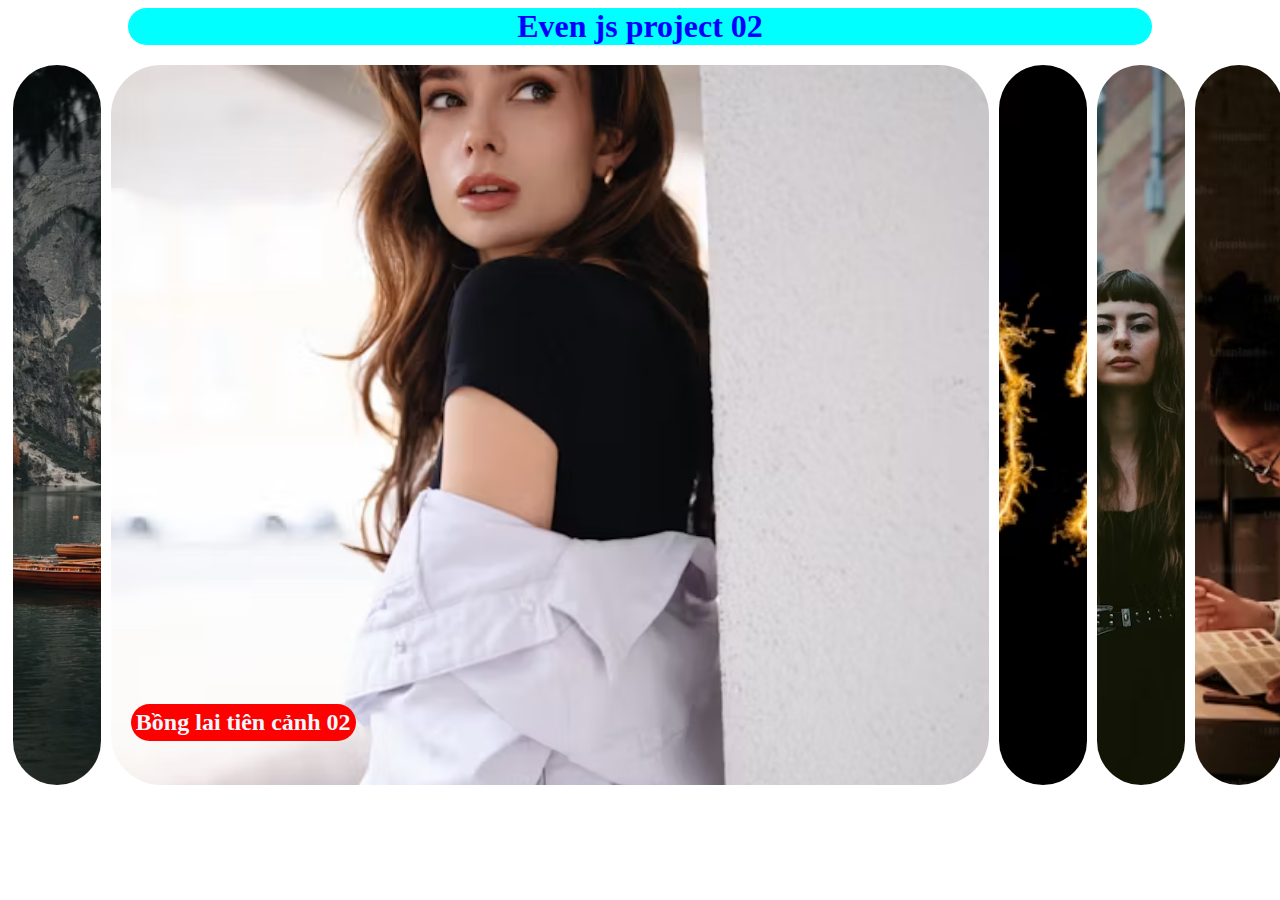
<file: anh/index.html>
<!DOCTYPE html>
<html lang="en">
  <head>
    <meta charset="UTF-8" />
    <meta name="viewport" content="width=device-width, initial-scale=1.0" />
    <link rel="stylesheet" href="style.css" />
    <title>Document</title>
  </head>
  <body>
    <h1>Even js project 02</h1>
    <section class="slideImg">
      <div class="container">
        <div
          class="panel"
          style="
            background-image: url(./img/photo-1731410612759-d93cede4edbc.avif);
          "
        >
          <h3>Bồng lai tiên cảnh 01</h3>
        </div>
        <div
          class="panel active"
          style="
            background-image: url(./img/photo-1731433452456-27b58e5a0023.avif);
          "
        >
          <h3>Bồng lai tiên cảnh 02</h3>
        </div>
        <div
          class="panel"
          style="
            background-image: url(./img/photo-1731512883997-bbd3d801e1a9.avif);
          "
        >
          <h3>Bồng lai tiên cảnh 03</h3>
        </div>
        <div
          class="panel"
          style="
            background-image: url(./img/photo-1731642146528-bc5013e4fb42.avif);
          "
        >
          <h3>Bồng lai tiên cảnh 04</h3>
        </div>
        <div
          class="panel"
          style="
            background-image: url(./img/premium_photo-1731326958300-f571bfe4112c.avif);
          "
        >
          <h3>Bồng lai tiên cảnh 05</h3>
        </div>
      </div>
    </section>
    <script src="./main.js"></script>
  </body>
</html>
</file>
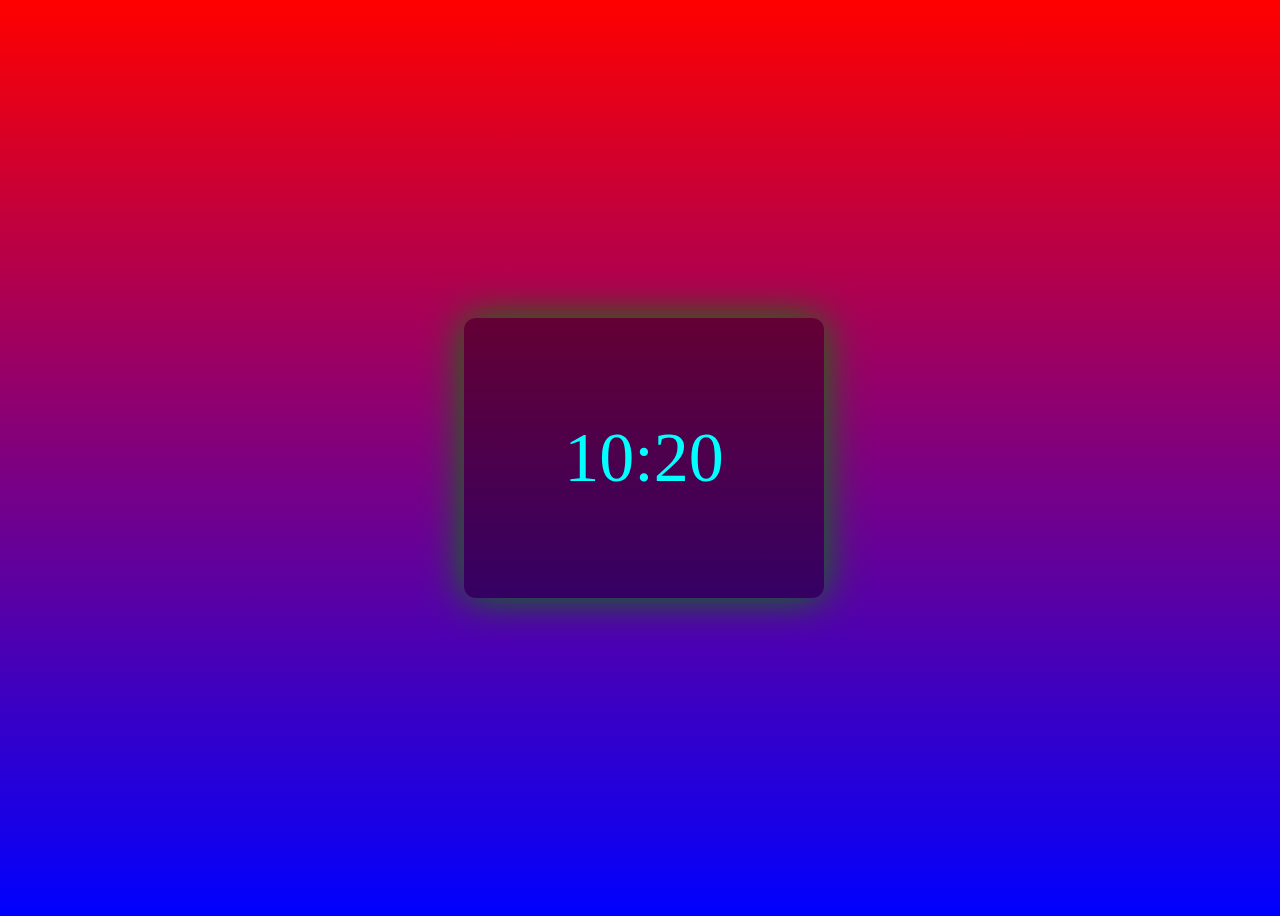
<file: DOM/index.html>
<!DOCTYPE html>
<html lang="en">
  <head>
    <meta charset="UTF-8" />
    <meta name="viewport" content="width=device-width, initial-scale=1.0" />
    <link rel="stylesheet" href="style.css" />
    <title>Document</title>
  </head>
  <body>
    <div class="container-clock">
      <div class="clock" id="clock">10:20</div>
    </div>
    <script src="./main.js"></script>
  </body>
</html>
</file>
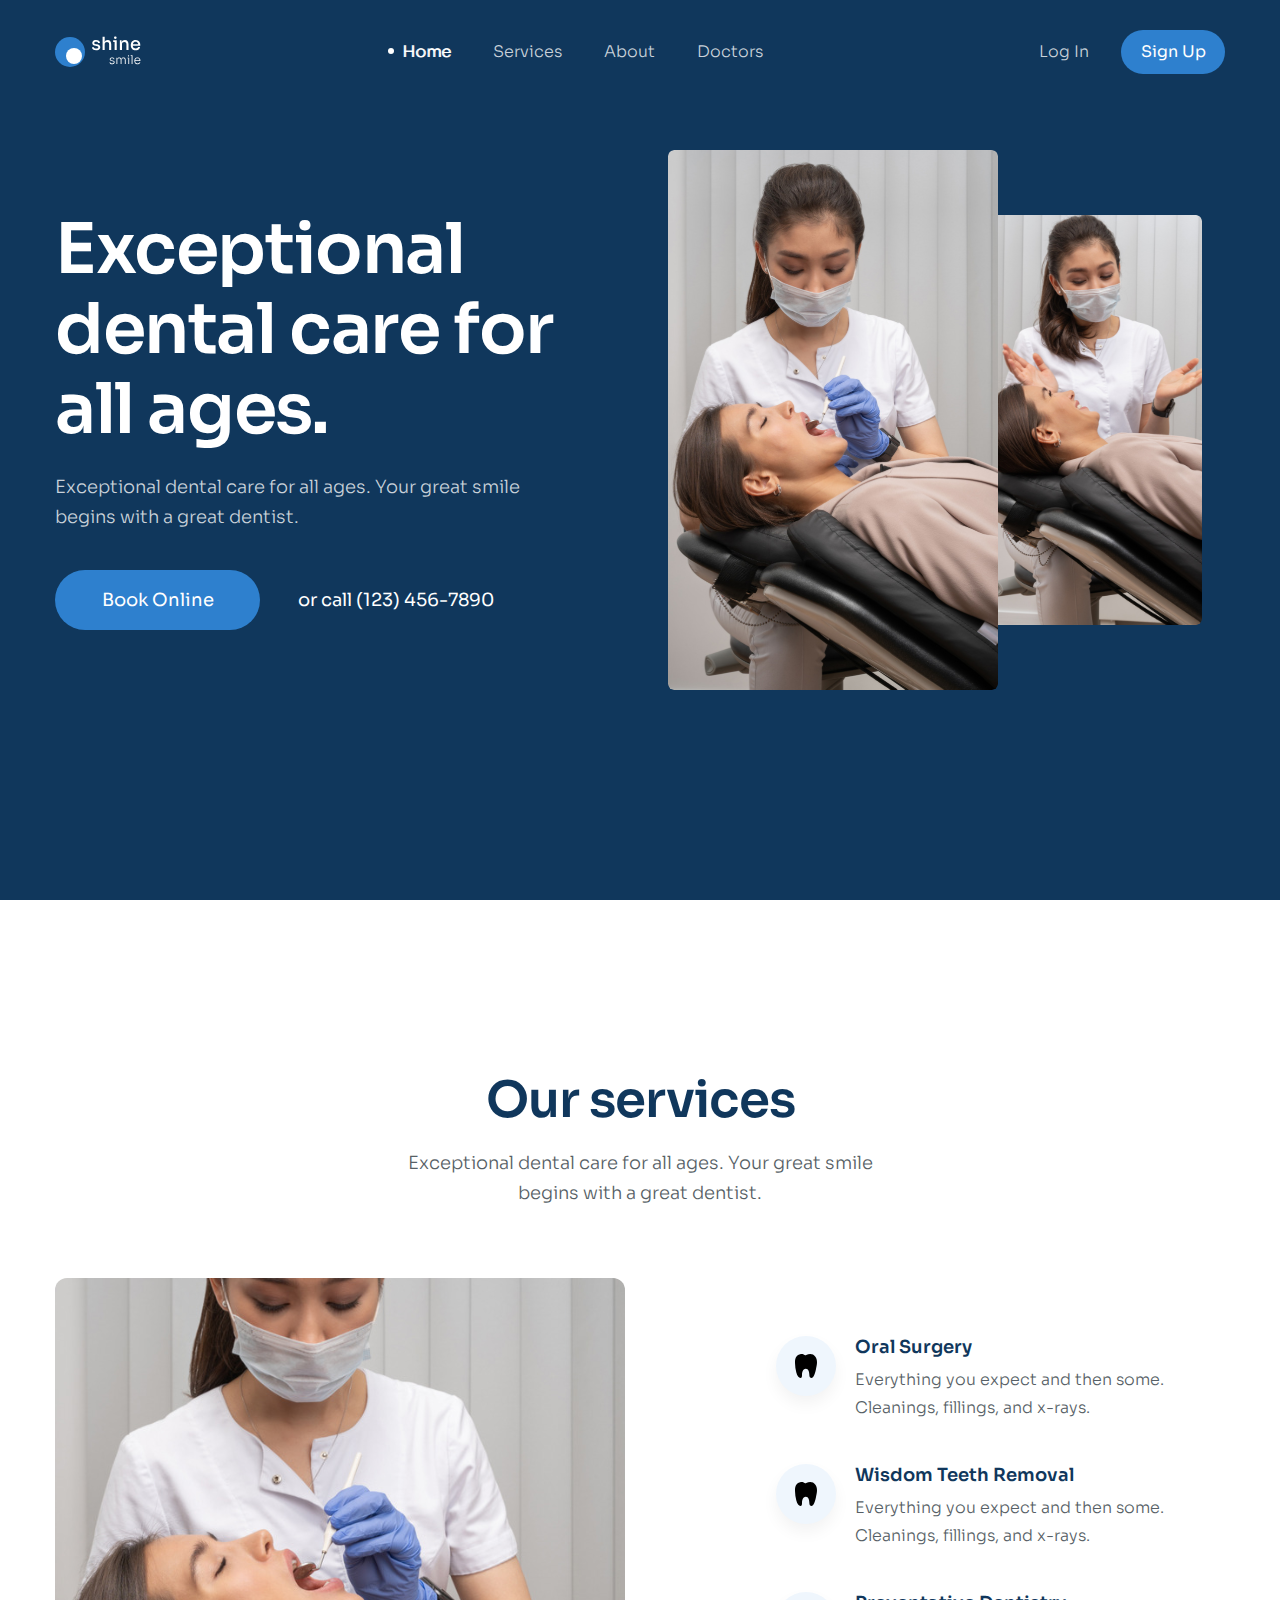
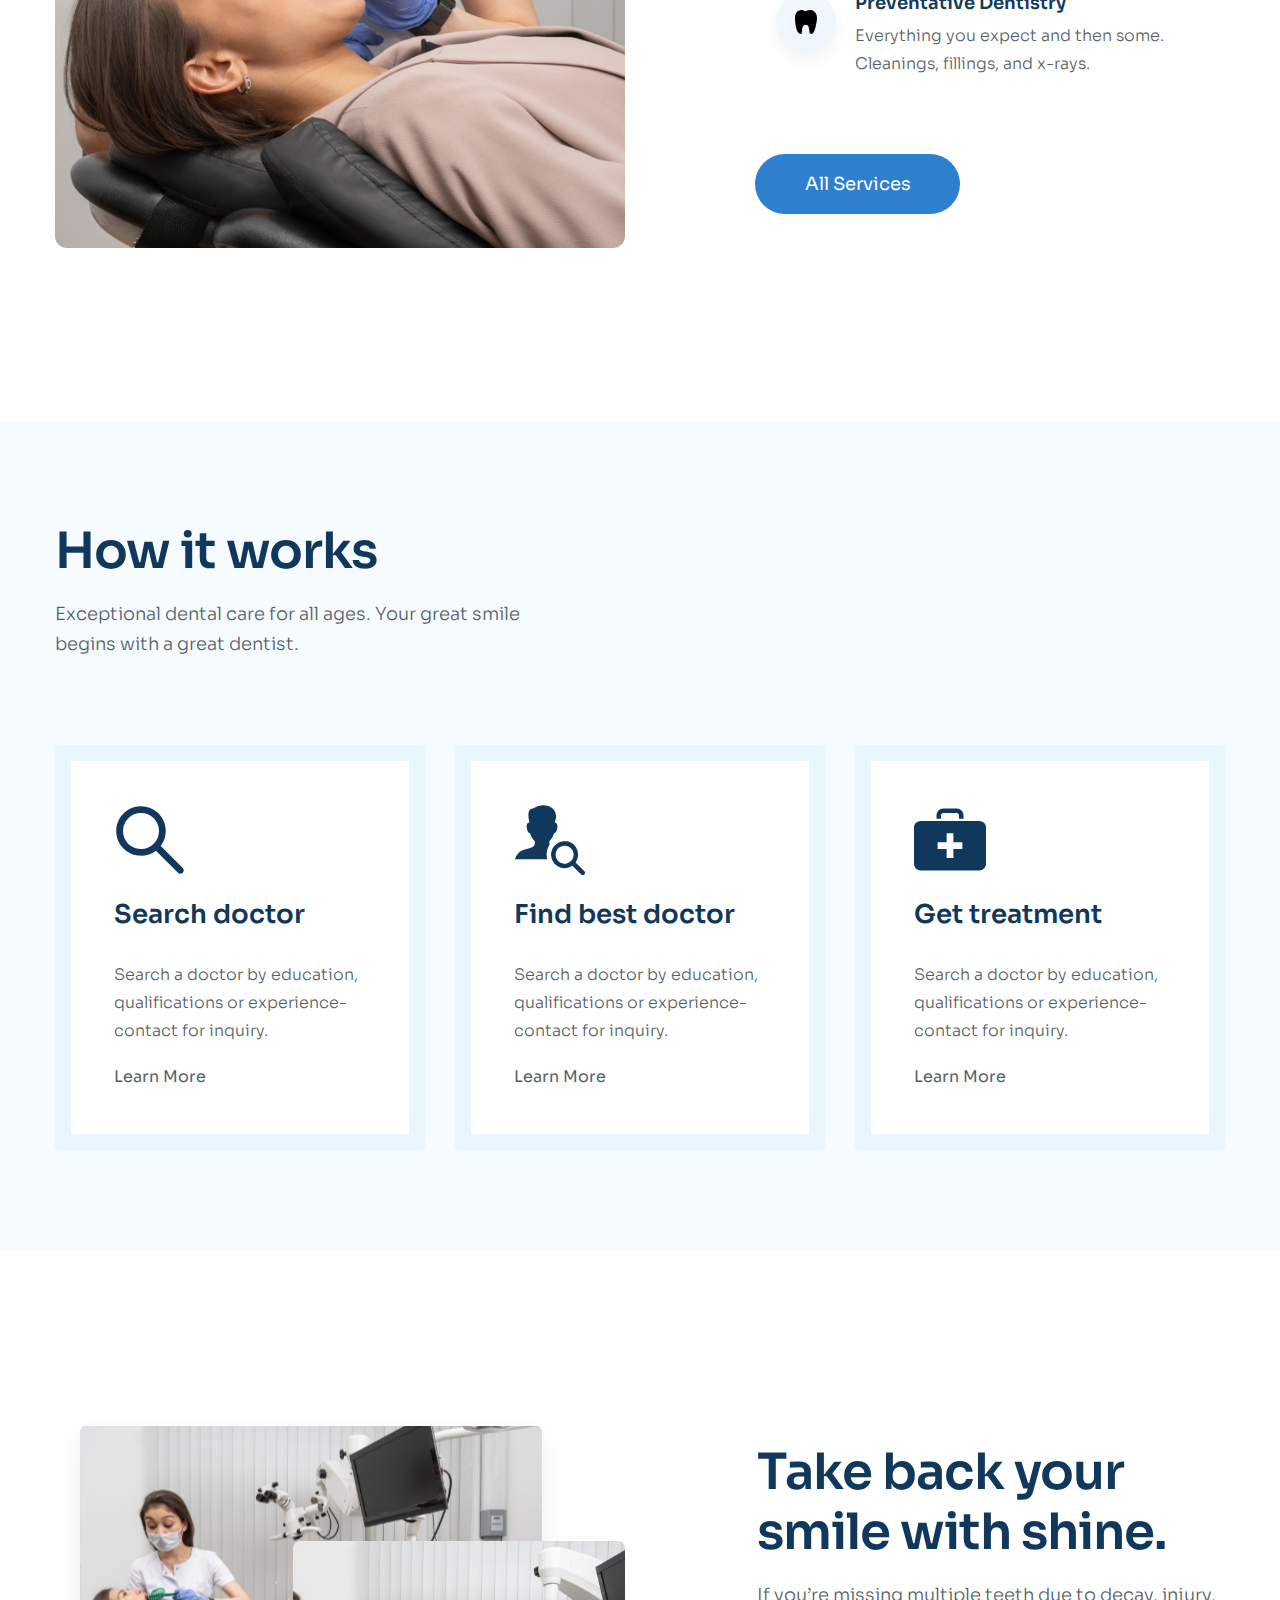
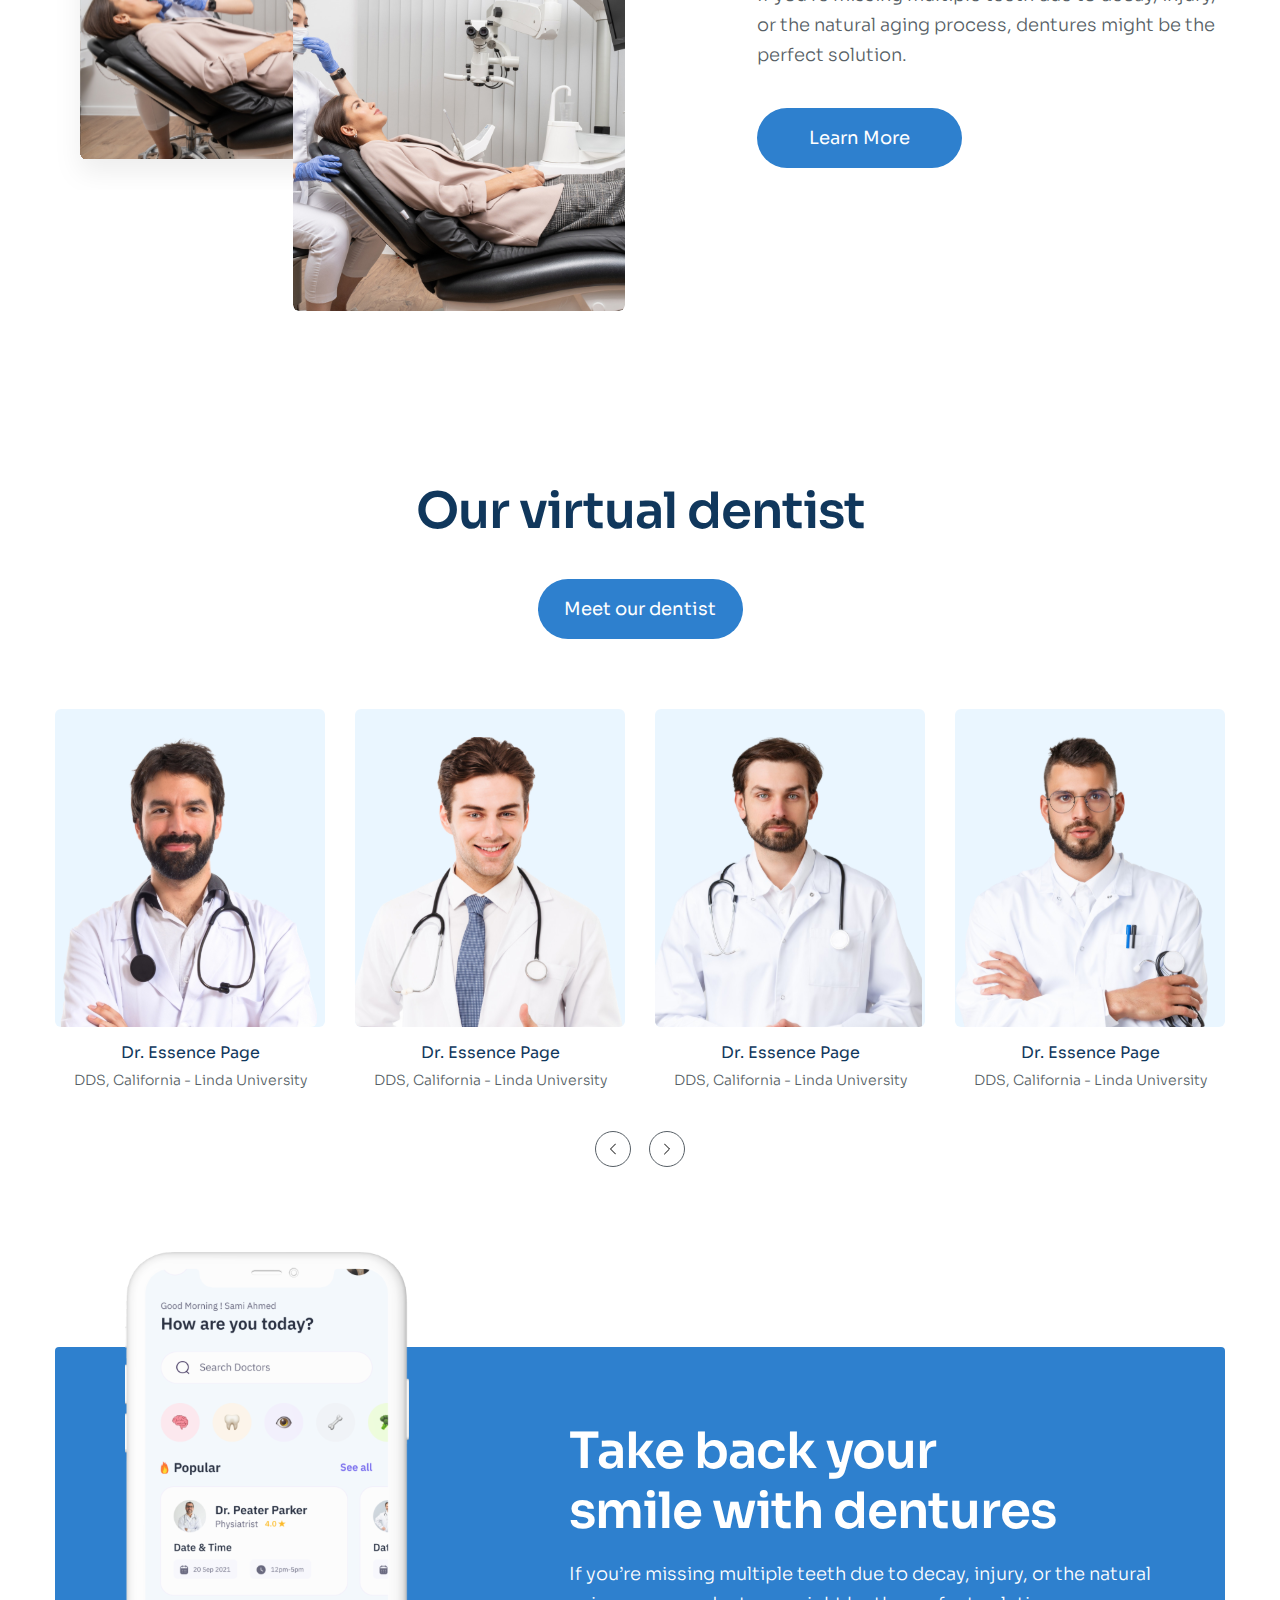
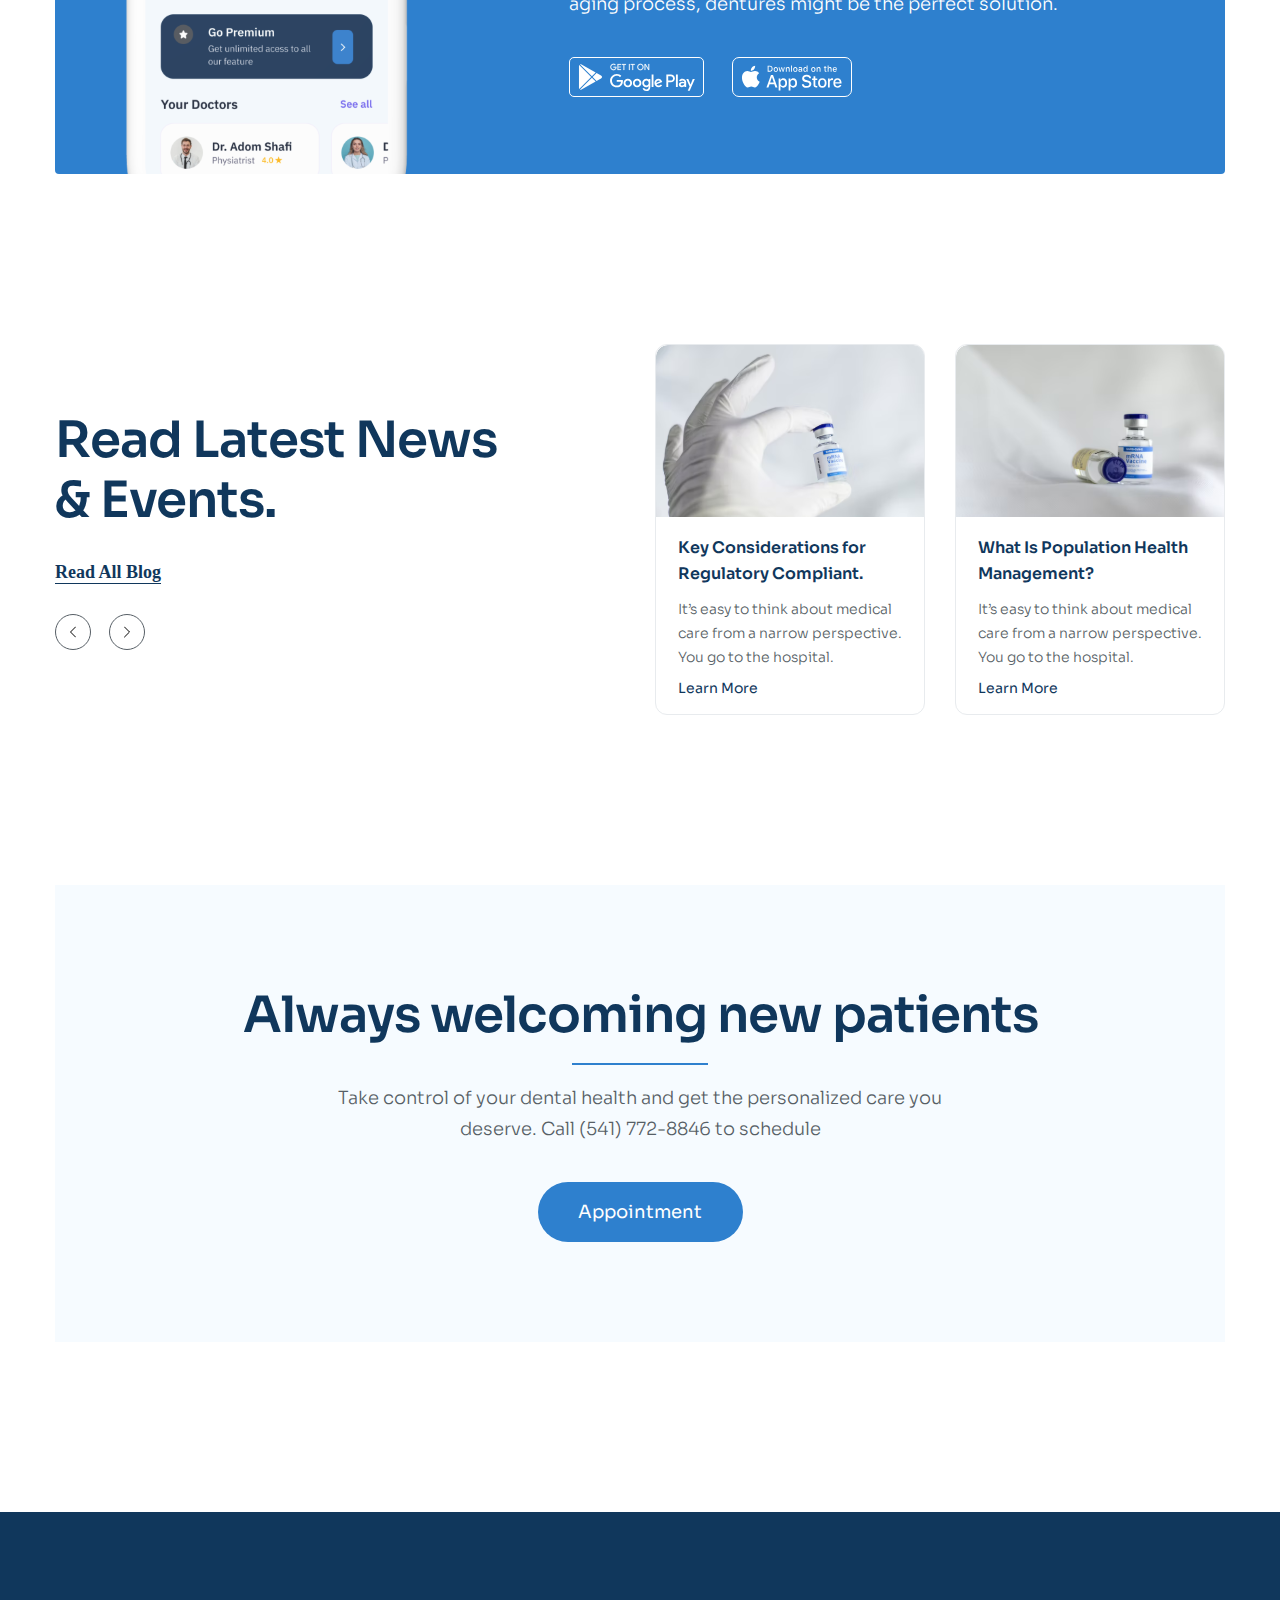
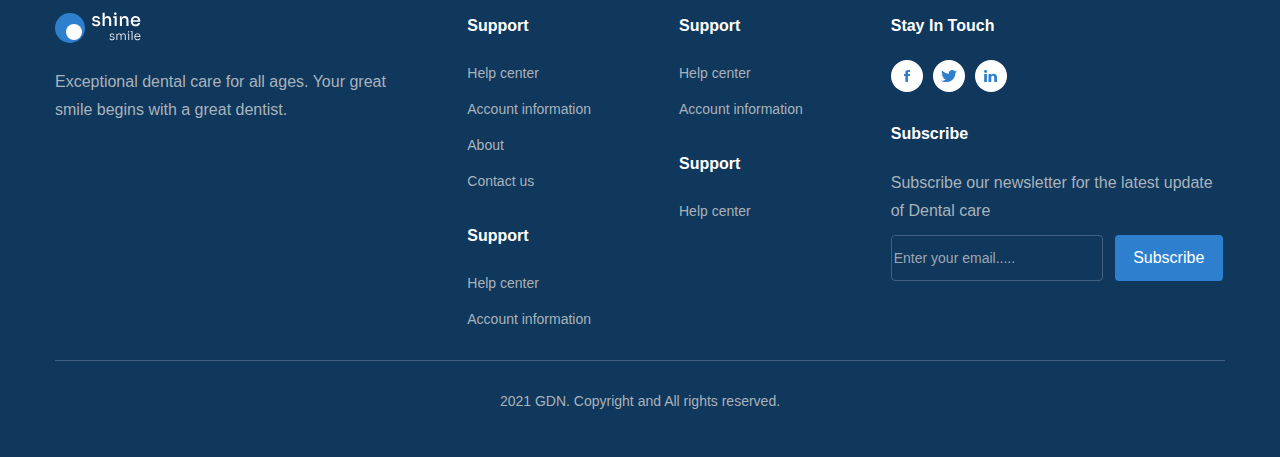
<file: du_an_3/index.html>
<!DOCTYPE html>
<html lang="en">
  <head>
    <meta charset="UTF-8" />
    <meta name="viewport" content="width=device-width, initial-scale=1.0" />
    <link rel="preconnect" href="https://fonts.googleapis.com" />
    <link rel="preconnect" href="https://fonts.gstatic.com" crossorigin />
    <link
      rel="shortcut icon"
      href="./assest/img/favivon.svg"
      type="image/x-icon"
    />
    <link
      href="https://fonts.googleapis.com/css2?family=Sora:wght@100..800&display=swap"
      rel="stylesheet"
    />
    <link rel="preconnect" href="https://fonts.googleapis.com" />
    <link rel="preconnect" href="https://fonts.gstatic.com" crossorigin />
    <link
      href="https://fonts.googleapis.com/css2?family=Sora:wght@100..800&display=swap"
      rel="stylesheet"
    />

    <link rel="stylesheet" href="./assest/css/reset.css" />
    <link rel="stylesheet" href="./assest/css/style.css" />
    <title>Dự án 3</title>
  </head>
  <body>
    <!-- header -->
    <header class="header">
      <div class="container">
        <div class="header-top">
          <!-- logo -->
          <img src="./assest/img/Logo.svg" alt="sise" class="logo" />

          <!-- nav -->
          <nav class="navbar">
            <ul class="navbar__list">
              <li class="navbar__item">
                <a href="#!" class="navbar__link navbar__link--active">Home</a>
              </li>
              <li class="navbar__item">
                <a href="#!" class="navbar__link">Services</a>
              </li>
              <li class="navbar__item">
                <a href="#!" class="navbar__link">About</a>
              </li>
              <li class="navbar__item">
                <a href="#!" class="navbar__link">Doctors</a>
              </li>
            </ul>
          </nav>

          <!-- cta-btn -->
          <div class="header__action">
            <a href="" class="header__action--login">Log In</a>
            <a href="" class="btn header__action-signup">Sign Up</a>
          </div>
        </div>

        <!-- hero -->

        <section class="hero">
          <!-- trai -->
          <section class="hero__content">
            <h1 class="hero__heading">Exceptional dental care for all ages.</h1>
            <p class="hero__desc">
              Exceptional dental care for all ages. Your great smile begins with
              a great dentist.
            </p>
            <div class="hero__row">
              <a href="" class="btn">Book Online</a>
              <span class="hero__phone">or call (123) 456-7890</span>
            </div>
          </section>

          <!-- phai -->

          <div class="hero__media">
            <figure class="hero__imges">
              <img
                src="./assest/img/anh1.svg"
                alt="anh1"
                class="hero__img hero__img-large"
              />
              <img
                src="./assest/img/anh2.svg"
                alt="anh2"
                class="hero__img hero__img-small"
              />
            </figure>
          </div>
        </section>
      </div>
    </header>

    <!-- main -->

    <main>
      <section class="service">
        <div class="container">
          <h2 class="service__heading section-heading">Our services</h2>
          <p class="service__desc section-desc">
            Exceptional dental care for all ages. Your great smile begins with a
            great dentist.
          </p>

          <div class="service__row">
            <!-- trai -->
            <figure>
              <img src="./assest/img/anh1.svg" alt="em" class="service__img" />
            </figure>

            <!-- phai -->

            <div class="service__list">
              <!-- item1 -->
              <section class="service-item">
                <div class="service-item__icon service-item__icon1">
                  <svg
                    xmlns="http://www.w3.org/2000/svg"
                    width="22"
                    height="24"
                    viewBox="0 0 22 24"
                    fill="none"
                  >
                    <path
                      d="M20.3598 2.63964C17.9506 -0.556131 14.2772 -0.568132 11.2481 1.10682C11.001 1.24657 10.7219 1.31411 10.4406 1.30222C10.1592 1.29033 9.88633 1.19945 9.65105 1.03931C8.49552 0.245717 7.29036 -0.316477 5.13904 0.207462C0.623408 1.3071 0 4.90379 0 8.99816C0.0797353 12.1602 0.500857 15.3032 1.25551 18.3683C2.11836 22.0168 3.90382 24 5.43354 24C6.96326 24 7.00963 22.2204 7.00963 20.8016C7.00963 19.2009 7.39505 14.8009 10.8642 14.8009C13.5317 14.8009 14.3333 18.4013 14.3333 20.8016C14.3329 23.095 15.1722 24 16.6628 24C19.5267 24 20.9796 15.3938 21.3719 13.1237C21.7642 10.8535 22.9882 6.12569 20.3598 2.63964Z"
                      fill="currentColor"
                    />
                  </svg>
                </div>
                <div class="service-item__body">
                  <div class="service-item__heading">Oral Surgery</div>
                  <div class="service-item__desc">
                    Everything you expect and then some. Cleanings, fillings,
                    and x-rays.
                  </div>
                </div>
              </section>

              <!-- item2 -->
              <section class="service-item">
                <div class="service-item__icon">
                  <svg
                    xmlns="http://www.w3.org/2000/svg"
                    width="22"
                    height="24"
                    viewBox="0 0 22 24"
                    fill="none"
                  >
                    <path
                    d="M20.3598 2.63964C17.9506 -0.556131 14.2772 -0.568132 11.2481 1.10682C11.001 1.24657 10.7219 1.31411 10.4406 1.30222C10.1592 1.29033 9.88633 1.19945 9.65105 1.03931C8.49552 0.245717 7.29036 -0.316477 5.13904 0.207462C0.623408 1.3071 0 4.90379 0 8.99816C0.0797353 12.1602 0.500857 15.3032 1.25551 18.3683C2.11836 22.0168 3.90382 24 5.43354 24C6.96326 24 7.00963 22.2204 7.00963 20.8016C7.00963 19.2009 7.39505 14.8009 10.8642 14.8009C13.5317 14.8009 14.3333 18.4013 14.3333 20.8016C14.3329 23.095 15.1722 24 16.6628 24C19.5267 24 20.9796 15.3938 21.3719 13.1237C21.7642 10.8535 22.9882 6.12569 20.3598 2.63964Z"
                      fill="currentColor"
                    />
                  </svg>
                </div>
                <div class="service-item__body">
                  <div class="service-item__heading">Wisdom Teeth Removal</div>
                  <div class="service-item__desc">
                    Everything you expect and then some. Cleanings, fillings,
                    and x-rays.
                  </div>
                </div>
              </section>

              <!-- item3 -->
              <section class="service-item">
                <div class="service-item__icon">
                  <svg
                    xmlns="http://www.w3.org/2000/svg"
                    width="22"
                    height="24"
                    viewBox="0 0 22 24"
                    fill="none"
                  >
                    <path
                      d="M20.3598 2.63964C17.9506 -0.556131 14.2772 -0.568132 11.2481 1.10682C11.001 1.24657 10.7219 1.31411 10.4406 1.30222C10.1592 1.29033 9.88633 1.19945 9.65105 1.03931C8.49552 0.245717 7.29036 -0.316477 5.13904 0.207462C0.623408 1.3071 0 4.90379 0 8.99816C0.0797353 12.1602 0.500857 15.3032 1.25551 18.3683C2.11836 22.0168 3.90382 24 5.43354 24C6.96326 24 7.00963 22.2204 7.00963 20.8016C7.00963 19.2009 7.39505 14.8009 10.8642 14.8009C13.5317 14.8009 14.3333 18.4013 14.3333 20.8016C14.3329 23.095 15.1722 24 16.6628 24C19.5267 24 20.9796 15.3938 21.3719 13.1237C21.7642 10.8535 22.9882 6.12569 20.3598 2.63964Z"
                      fill="currentColor"
                    />
                  </svg>
                </div>
                <div class="service-item__body">
                  <div class="service-item__heading">
                    Preventative Dentistry
                  </div>
                  <div class="service-item__desc">
                    Everything you expect and then some. Cleanings, fillings,
                    and x-rays.
                  </div>
                </div>
              </section>

              <a href="#!" class="btn service__btn">All Services</a>
            </div>
          </div>
        </div>
      </section>

      <!-- ==== work=== -->

      <section class="work">
        <div class="container">
          <h2 class="section-heading">How it works</h2>
          <p class="section-desc work__desc">Exceptional dental care for all ages. Your great smile begins with a
            great dentist.</p>
            <div class="work__list">
              <!-- work item 1 -->
              <section class="work-item">
                <img
                  src="./assest/img/work1.svg"
                  alt="len tim"
                  class="work-item__icon"
                />
                <h3 class="work-item__heading">Search doctor</h3>
                <p class="work-item__desc">
                  Search a doctor by education, qualifications or
                  experience-contact for inquiry.
                </p>
                <a href="#!" class="work-item__more">Learn More</a>
              </section>
  
              <!-- work 2 -->
              <section class="work-item">
                <img
                  src="./assest/img/work2.svg"
                  alt="ok"
                  class="work-item__icon"
                />
                <h3 class="work-item__heading">Find best doctor</h3>
                <p class="work-item__desc">
                  Search a doctor by education, qualifications or
                  experience-contact for inquiry.
                </p>
                <a href="#!" class="work-item__more">Learn More</a>
              </section>
  
              <!-- work3 -->
  
              <section class="work-item">
                <img
                  src="./assest/img/work3.svg"
                  alt="em"
                  class="work-item__icon"
                />
                <h3 class="work-item__heading">Get treatment</h3>
                <p class="work-item__desc">
                  Search a doctor by education, qualifications or
                  experience-contact for inquiry.
                </p>
                <a href="#!" class="work-item__more">Learn More</a>
              </section>
            </div>
          </div>
        </section>
      </section>

      
    </main>
  </body>
</html>

      <!-- ====== about ======= -->
      <section class="about">
        <div class="container">
          <div class="about-row">
            <!-- khoi ben trai -->
            <div class="about__media">
              <figure class="about__img">
                <img
                  src="./assest/img/big.svg"
                  alt="to"
                  class="about__img--big"
                />
                <img
                  src="./assest/img/small.svg"
                  alt="be"
                  class="about__img--small"
                />
              </figure>
            </div>

            <!-- khoi ben phai -->

            <section class="about-content">
              <h2 class="section-heading">Take back your smile with shine.</h2>
              <p class="section-desc about__desc">
                If you’re missing multiple teeth due to decay, injury, or the
                natural aging process, dentures might be the perfect solution.
              </p>
              <a href="" class="btn about-content__btn">Learn More</a>
            </section>
          </div>
        </div>
      </section>

        <!-- ====== tem ======== -->

        <section class="team">
          <div class="container">
            <div class="team-header">
              <h2 class="section-heading">Our virtual dentist</h2>
              <a href="#!" class="btn team__cta">Meet our dentist</a>
            </div>

            <div class="team__list">
              <!-- item1 -->
               <article class="team-item">
                 <div class="team-item__img-bg">
                  <img src="./assest/img/b1.svg" alt="bs1" class="team-item__thumb">
                 </div>
                 <h3 class="team-item__name">Dr. Essence Page</h3>
                 <p class="team-item__desc">DDS, California - Linda University</p>
               </article>

               <!-- item2 -->
               <article class="team-item">
                <div class="team-item__img-bg">
                 <img src="./assest/img/b2.svg" alt="bs2" class="team-item__thumb">
                </div>
                <h3 class="team-item__name">Dr. Essence Page</h3>
                <p class="team-item__desc">DDS, California - Linda University</p>
              </article>

              <!-- item3 -->
              <article class="team-item">
                <div class="team-item__img-bg">
                 <img src="./assest/img/b3.svg" alt="bs3" class="team-item__thumb">
                </div>
                <h3 class="team-item__name">Dr. Essence Page</h3>
                <p class="team-item__desc">DDS, California - Linda University</p>
              </article>

              <!-- item4 -->
              <article class="team-item">
                <div class="team-item__img-bg">
                 <img src="./assest/img/b4.svg" alt="bs4" class="team-item__thumb">
                </div>
                <h3 class="team-item__name">Dr. Essence Page</h3>
                <p class="team-item__desc">DDS, California - Linda University</p>
              </article>


            </div>

             <div class="control team__control">
              <!-- previous -->
               <button class="control-btn">
                <svg class="control-icon" xmlns="http://www.w3.org/2000/svg" width="6" height="12" viewBox="0 0 6 12" fill="none">
                <path d="M5.5 1L0.5 6L5.5 11" stroke="currentColor" stroke-linecap="round" stroke-linejoin="round"/>
              </svg></button>

              <!-- next -->
               <button class="control-btn">
                
                <svg class="control-icon" xmlns="http://www.w3.org/2000/svg" width="6" height="12" viewBox="0 0 6 12" fill="none">
                  <path d="M0.5 1L5.5 6L0.5 11" stroke="currentColor" stroke-linecap="round" stroke-linejoin="round"/>
                </svg>
               </button>
             </div>
          </div>
        </section>

        <!-- ======== install=========== -->

        <section class="install">
          <div class="container">
            <div class="install__iner">
              <!-- trai -->
              <figure>
                <img src="./assest/img/dienthoai.svg" alt="dienthoai" class="install__img">
              </figure>

              <!-- phai -->

              <section class="install__content">
                <h2 class=" section-heading install__heading">Take back your smile with dentures</h2>
                <p class="install__desc">If you’re missing multiple teeth due to decay, injury, or the natural aging process, dentures might be the perfect solution.</p>
                <div class="install__row">
                  <a href="#!">
                    <img src="./assest/img/Google Play outline badge.svg" alt="chplay" class="install__btn-img">
                  </a>
                  <a href="#!">
                    <img src="./assest/img/App Store outline badge.svg" alt="appstore" class="install__btn-img">
                  </a>
                </div>
              </section>
            </div>
          </div>
        </section>
            
        <!-- blog -->

        <section class="blog">
          <div class="container">
            <div class="blog__iner">

            <!-- left blog -->
              <section class="blog__content">
              <h2 class="section-heading blog__heading">Read Latest News & Events.</h2>
              <a href="#!" class="blog__more">Read All Blog</a>
              <div class="control blog__control">
                <!-- previous -->
                 <button class="control-btn">
                  <svg class="control-icon" xmlns="http://www.w3.org/2000/svg" width="6" height="12" viewBox="0 0 6 12" fill="none">
                  <path d="M5.5 1L0.5 6L5.5 11" stroke="currentColor" stroke-linecap="round" stroke-linejoin="round"/>
                </svg></button>
  
                <!-- next -->
                 <button class="control-btn">
                  
                  <svg class="control-icon" xmlns="http://www.w3.org/2000/svg" width="6" height="12" viewBox="0 0 6 12" fill="none">
                    <path d="M0.5 1L5.5 6L0.5 11" stroke="currentColor" stroke-linecap="round" stroke-linejoin="round"/>
                  </svg>
                 </button>
               </div>
             </section>


            <!-- right blog -->

            <div class="blog__list">
              <!-- item1 -->
               <article class="blog-item">
                     <figure class="blog-item__wrap">
                      <img src="./assest/img/thuoc1.svg" alt="thuoc" class="blog-item__thumb">
                     </figure>
                     <section class="blog-item__body">
                      <h3>
                        <a href="#!" class="blog-item__heading">Key Considerations for Regulatory Compliant.</a>
                      </h3>
                      <p class="blog-item__desc">It’s easy to think about medical care from a narrow perspective. You go to the hospital.</p>
                      <a href="#!" class="blog-item__more">Learn More</a>
                     </section>
               </article>

               <!-- item2 -->

               <article class="blog-item">
                <figure class="blog-item__wrap">
                 <img src="./assest/img/thuoc2.svg" alt="thuoc" class="blog-item__thumb">
                </figure>
                <section class="blog-item__body">
                 <h3>
                   <a href="#!" class="blog-item__heading">What Is Population Health Management?</a>
                 </h3>
                 <p class="blog-item__desc">It’s easy to think about medical care from a narrow perspective. You go to the hospital.</p>
                 <a href="#!" class="blog-item__more">Learn More</a>

                </section>
              </article>
              </div>
            </div>
          </div>
        </section>

        <!-- apopointment -->

        <section class="appointment">
          <div class="container">
           <div class="appointmetn__iner">
            <h2 class="section-heading appointment__heading">Always welcoming new patients</h2>
            <p class="section-desc apopointment__desc">Take control of your dental health and get the personalized care you deserve. Call (541) 772-8846 to  schedule</p>
             <a href="#!" class="btn apopointment__btn">Appointment</a>
           </div>
          </div>
        </section>

       
    </main>
    <!-- footer -->
        <section class="footer">
          <div class="container">

            <!-- top footer -->
             <div class="footer__top">

               <!-- cl0umn1 -->
                  <div class="footer__column">

                   <a href="./">
                    <img src="./assest/img/Logo.svg" alt="logo" class="logo">
                   </a>
                    <p class=" footer__desc">Exceptional dental care for all ages.  Your great smile begins with a great dentist.</p>

                     </div>

                    <!-- column2 -->
                  <div class="footer__column">
                    <h3 class="footer__heading">Support</h3>
                    <ul class="footer__list">
                      <li class="footer__item">
                        <a href="#!" class="footer__link">Help center</a>
                      </li>
                      <li class="footer__item">
                        <a href="#!" class="footer__link">Account information</a>
                      </li>
                      <li class="footer__item">
                        <a href="#!" class="footer__link">About</a>
                      </li>
                      <li class="footer__item">
                        <a href="#!" class="footer__link">Contact us</a>
                      </li>
                    </ul>
                    <h3 class="footer__heading">Support</h3>
                    <ul class="footer__list">
                      <li class="footer__item">
                        <a href="#!" class="footer__link">Help center</a>
                      </li>
                      <li class="footer__item">
                        <a href="#!" class="footer__link">Account information</a>
                      </li>
                
                    </ul>
                  </div>

                       <!-- columm 3 -->
                  <div class="footer__column">

                    <h3 class="footer__heading">Support</h3>
                    <ul class="footer__list">
                      <li class="footer__item">
                        <a href="#!" class="footer__link">Help center</a>
                      </li>
                      <li class="footer__item">
                        <a href="#!" class="footer__link">Account information</a>
                      </li>
                    </ul>
                    <h3 class="footer__heading">Support</h3>
                    <ul class="footer__list">
                      <li class="footer__item">
                        <a href="#!" class="footer__link">Help center</a>
                      </li>
                    </ul>
                  </div>

                    <!-- column 4 -->

                   <div class="footer__column">

                    <h3 class="footer__heading">Stay In Touch</h3>

                  <div class="footer__social">
                    <a href="#!" class="footer__social-btn">
                      <svg xmlns="http://www.w3.org/2000/svg" width="6" height="12" viewBox="0 0 6 12" fill="none">
                        <path d="M3.98981 11.9358V6.0302H5.76473L6 3.9517H3.98981L3.9928 2.91132C3.9928 2.3692 4.0477 2.07885 4.87783 2.07885H5.98755V0H4.21224C2.07977 0 1.32931 1.00825 1.32931 2.70405V3.95186H0V6.03055H1.32931V11.8521C1.84718 11.9489 2.38257 12 2.93075 12C3.28487 12 3.63863 11.9786 3.98981 11.9358Z" fill="currentColor"/>
                      </svg>
                    </a>
                    <a href="#!" class="footer__social-btn">
                      <svg xmlns="http://www.w3.org/2000/svg" width="16" height="12" viewBox="0 0 16 12" fill="none">
                        <path d="M16 1.42062C15.405 1.66154 14.771 1.82123 14.11 1.89877C14.79 1.524 15.309 0.935077 15.553 0.225231C14.919 0.574154 14.219 0.820615 13.473 0.958154C12.871 0.366462 12.013 0 11.077 0C9.261 0 7.799 1.36062 7.799 3.02862C7.799 3.26862 7.821 3.49938 7.875 3.71908C5.148 3.59631 2.735 2.38985 1.114 0.552C0.831 1.00523 0.665 1.524 0.665 2.08246C0.665 3.13108 1.25 4.06062 2.122 4.59877C1.595 4.58954 1.078 4.44831 0.64 4.22585C0.64 4.23508 0.64 4.24708 0.64 4.25908C0.64 5.73046 1.777 6.95262 3.268 7.23415C3.001 7.30154 2.71 7.33385 2.408 7.33385C2.198 7.33385 1.986 7.32277 1.787 7.28215C2.212 8.48123 3.418 9.36277 4.852 9.39138C3.736 10.1972 2.319 10.6828 0.785 10.6828C0.516 10.6828 0.258 10.6717 0 10.6412C1.453 11.5062 3.175 12 5.032 12C11.068 12 14.368 7.38462 14.368 3.384C14.368 3.25015 14.363 3.12092 14.356 2.99262C15.007 2.56615 15.554 2.03354 16 1.42062Z" fill="currentColor"/>
                      </svg>
                    </a>
                    <a href="#!" class="footer__social-btn"><svg xmlns="http://www.w3.org/2000/svg" width="13" height="12" viewBox="0 0 13 12" fill="none">
                      <path d="M0 1.39394C0 0.989891 0.146401 0.656558 0.439189 0.393939C0.731978 0.131309 1.11262 0 1.58108 0C2.04119 0 2.41344 0.129285 2.69788 0.387879C2.99066 0.654545 3.13707 1.00201 3.13707 1.4303C3.13707 1.81818 2.99486 2.14141 2.71042 2.4C2.41764 2.66667 2.03282 2.8 1.55598 2.8H1.54344C1.08333 2.8 0.711072 2.66667 0.426641 2.4C0.142209 2.13333 0 1.79798 0 1.39394ZM0.163127 12V3.90303H2.94884V12H0.163127ZM4.49228 12H7.27799V7.47879C7.27799 7.19595 7.31146 6.97777 7.37838 6.82424C7.49549 6.54949 7.67326 6.31716 7.91168 6.12727C8.1501 5.93737 8.44916 5.84242 8.80888 5.84242C9.74582 5.84242 10.2143 6.45252 10.2143 7.67273V12H13V7.35758C13 6.16161 12.7072 5.25455 12.1216 4.63636C11.536 4.01818 10.7622 3.70909 9.80019 3.70909C8.72104 3.70909 7.88031 4.15758 7.27799 5.05455V5.07879H7.26544L7.27799 5.05455V3.90303H4.49228C4.509 4.16161 4.51737 4.96565 4.51737 6.31515C4.51737 7.66464 4.509 9.55959 4.49228 12Z" fill="currentColor"/>
                    </svg></a>
                  </div>

                  <h3 class="footer__heading">Subscribe</h3>
                  <p class="footer__desc">Subscribe our newsletter for the latest update of Dental care</p>
                  <form class="footer-form" action="">
                    <input type="email" class="footer-form__input" placeholder="Enter your email.....">
                    <button class="footer-form__submit">Subscribe</button>
                  </form>
                  </div>
             </div>

                 <!-- end footer -->

                 <div class="footer__copyright">
                  <p class="footer__copyright-text">2021 GDN. Copyright and All rights reserved.</p>
                 </div>

          </div>
        </section>

  </body>
</html>
</file>
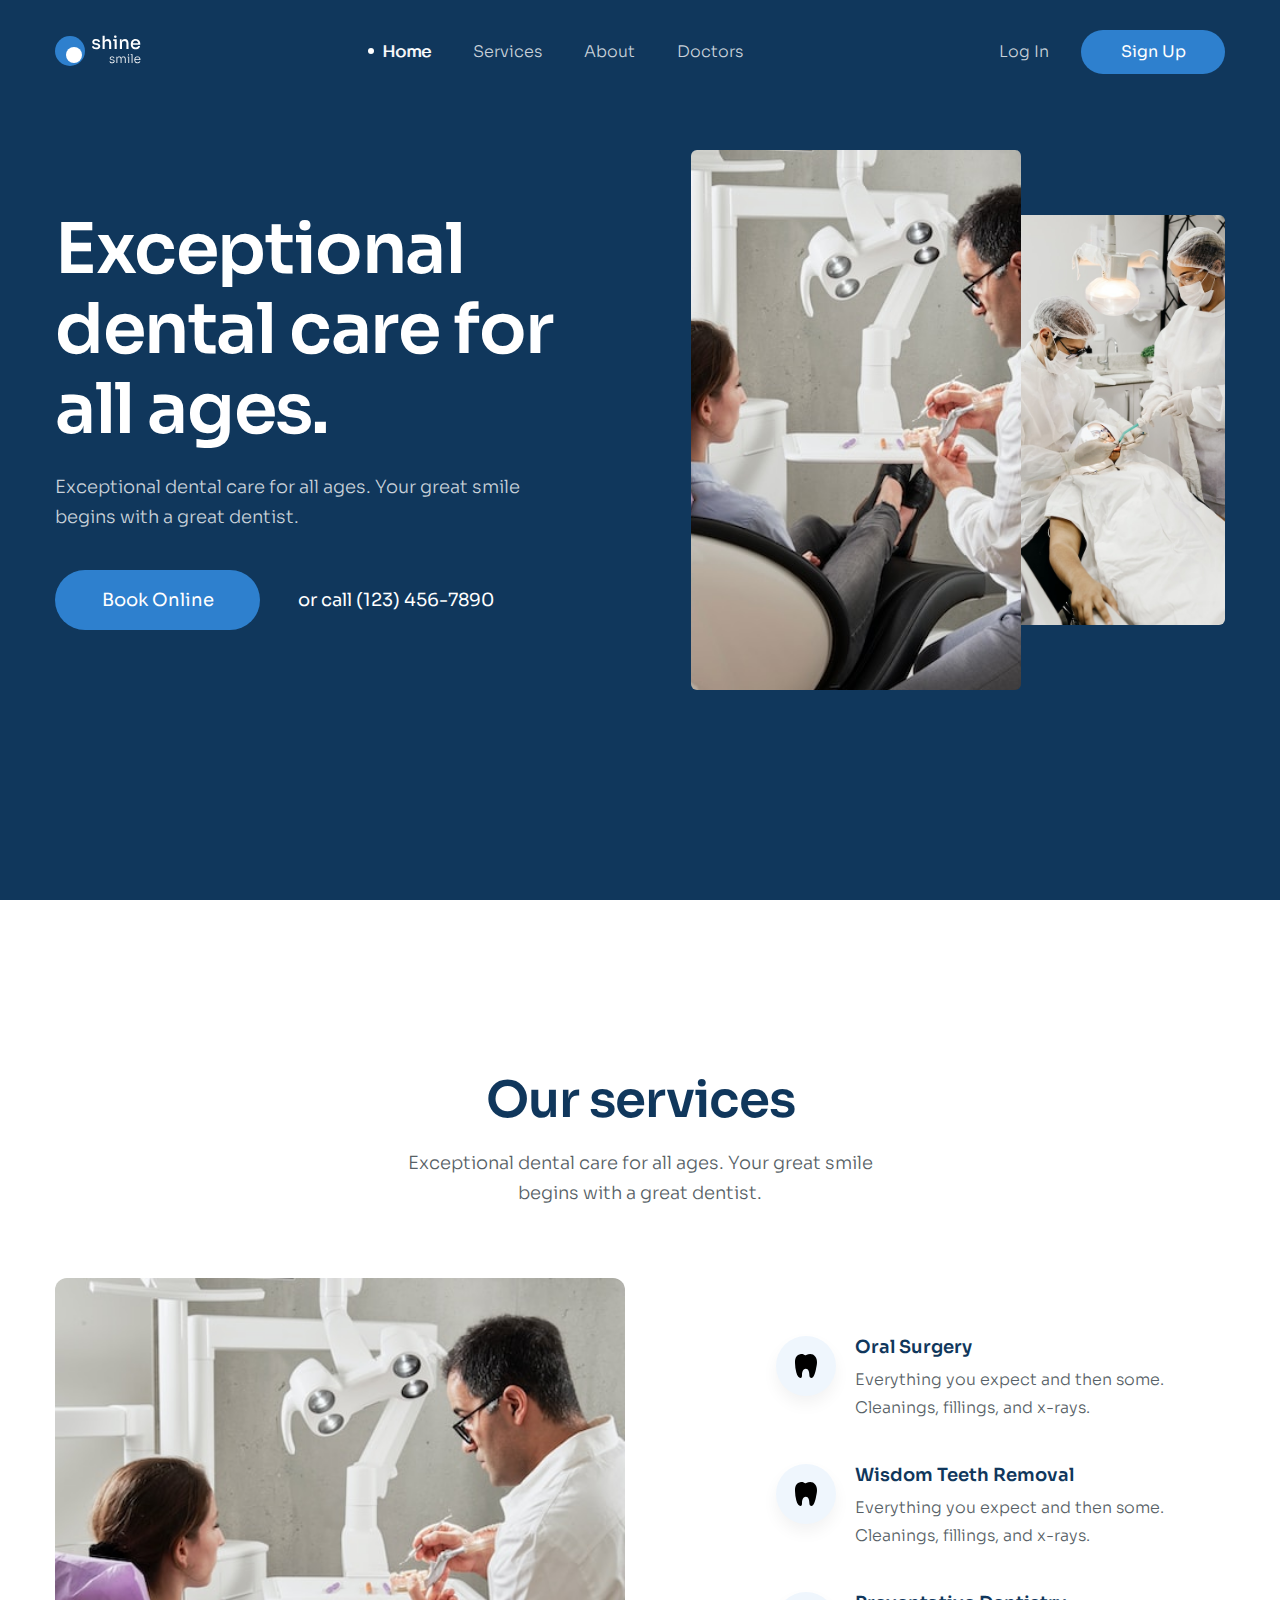
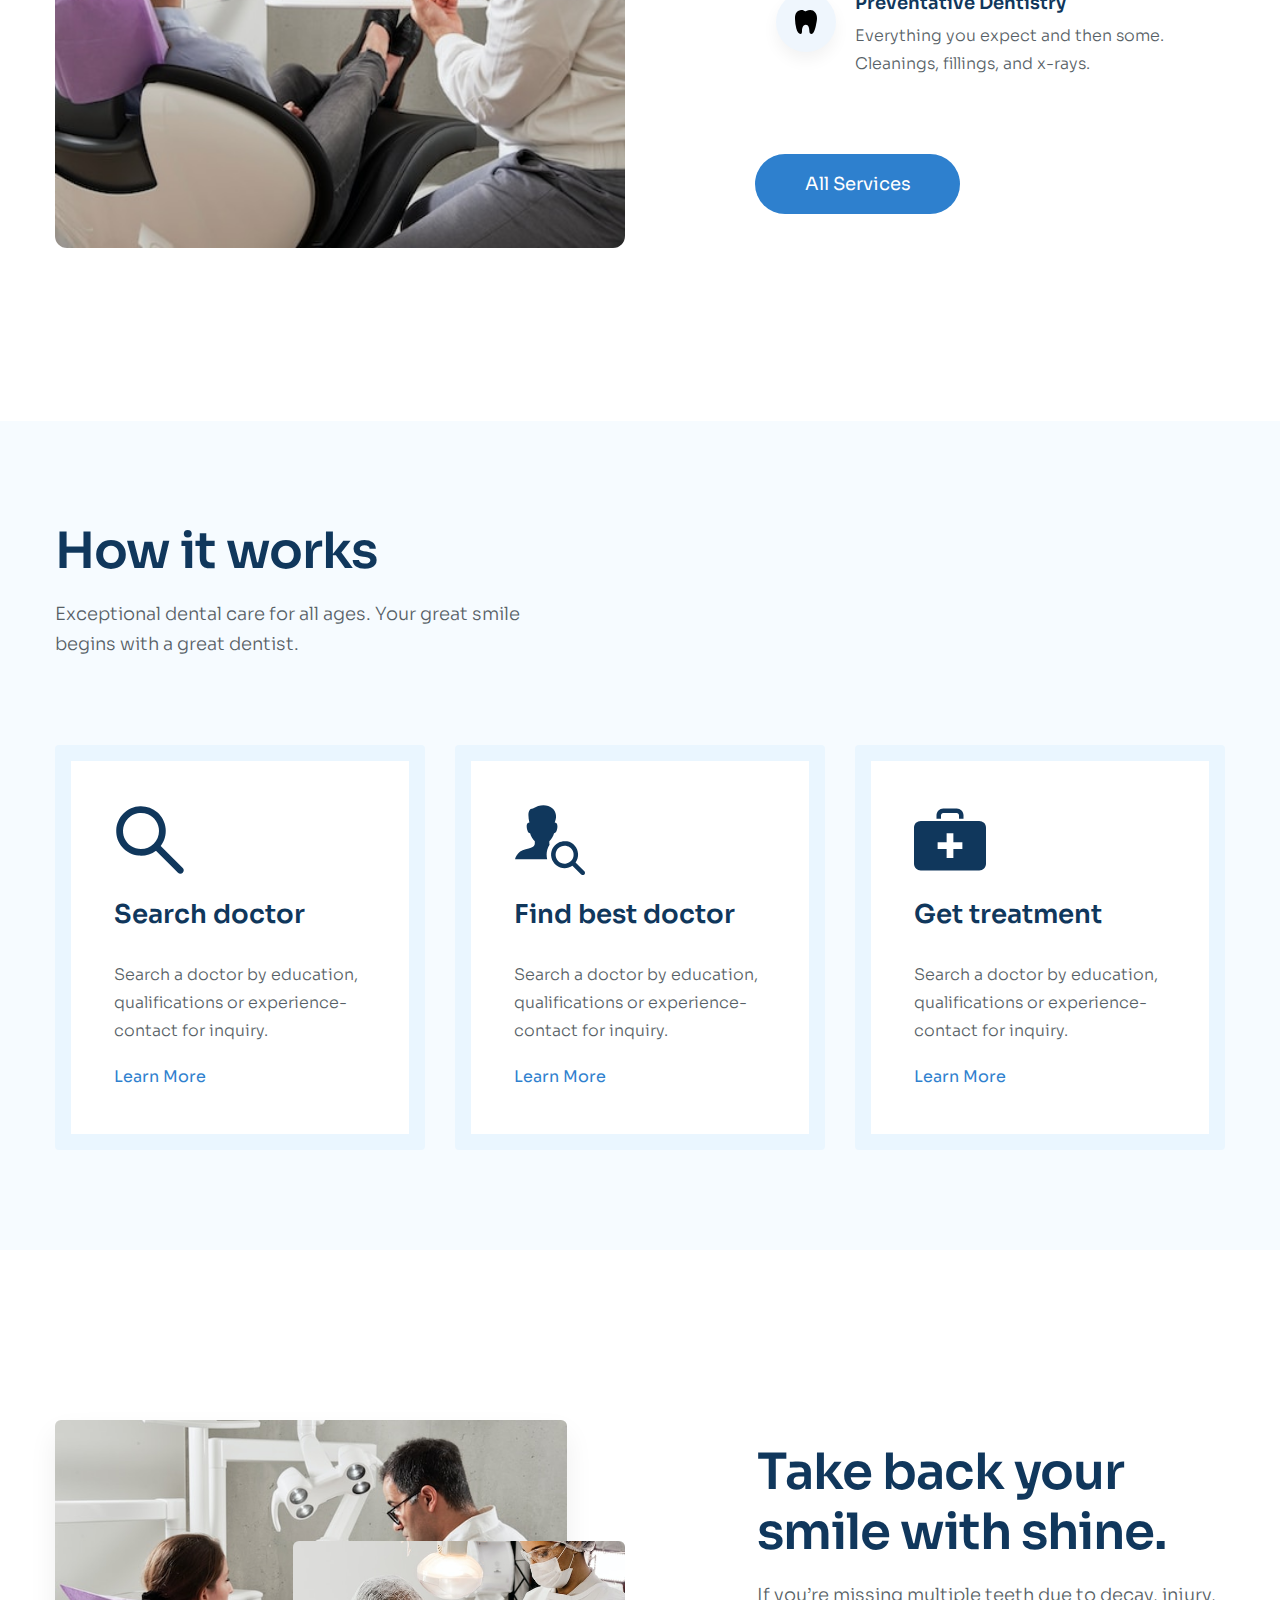
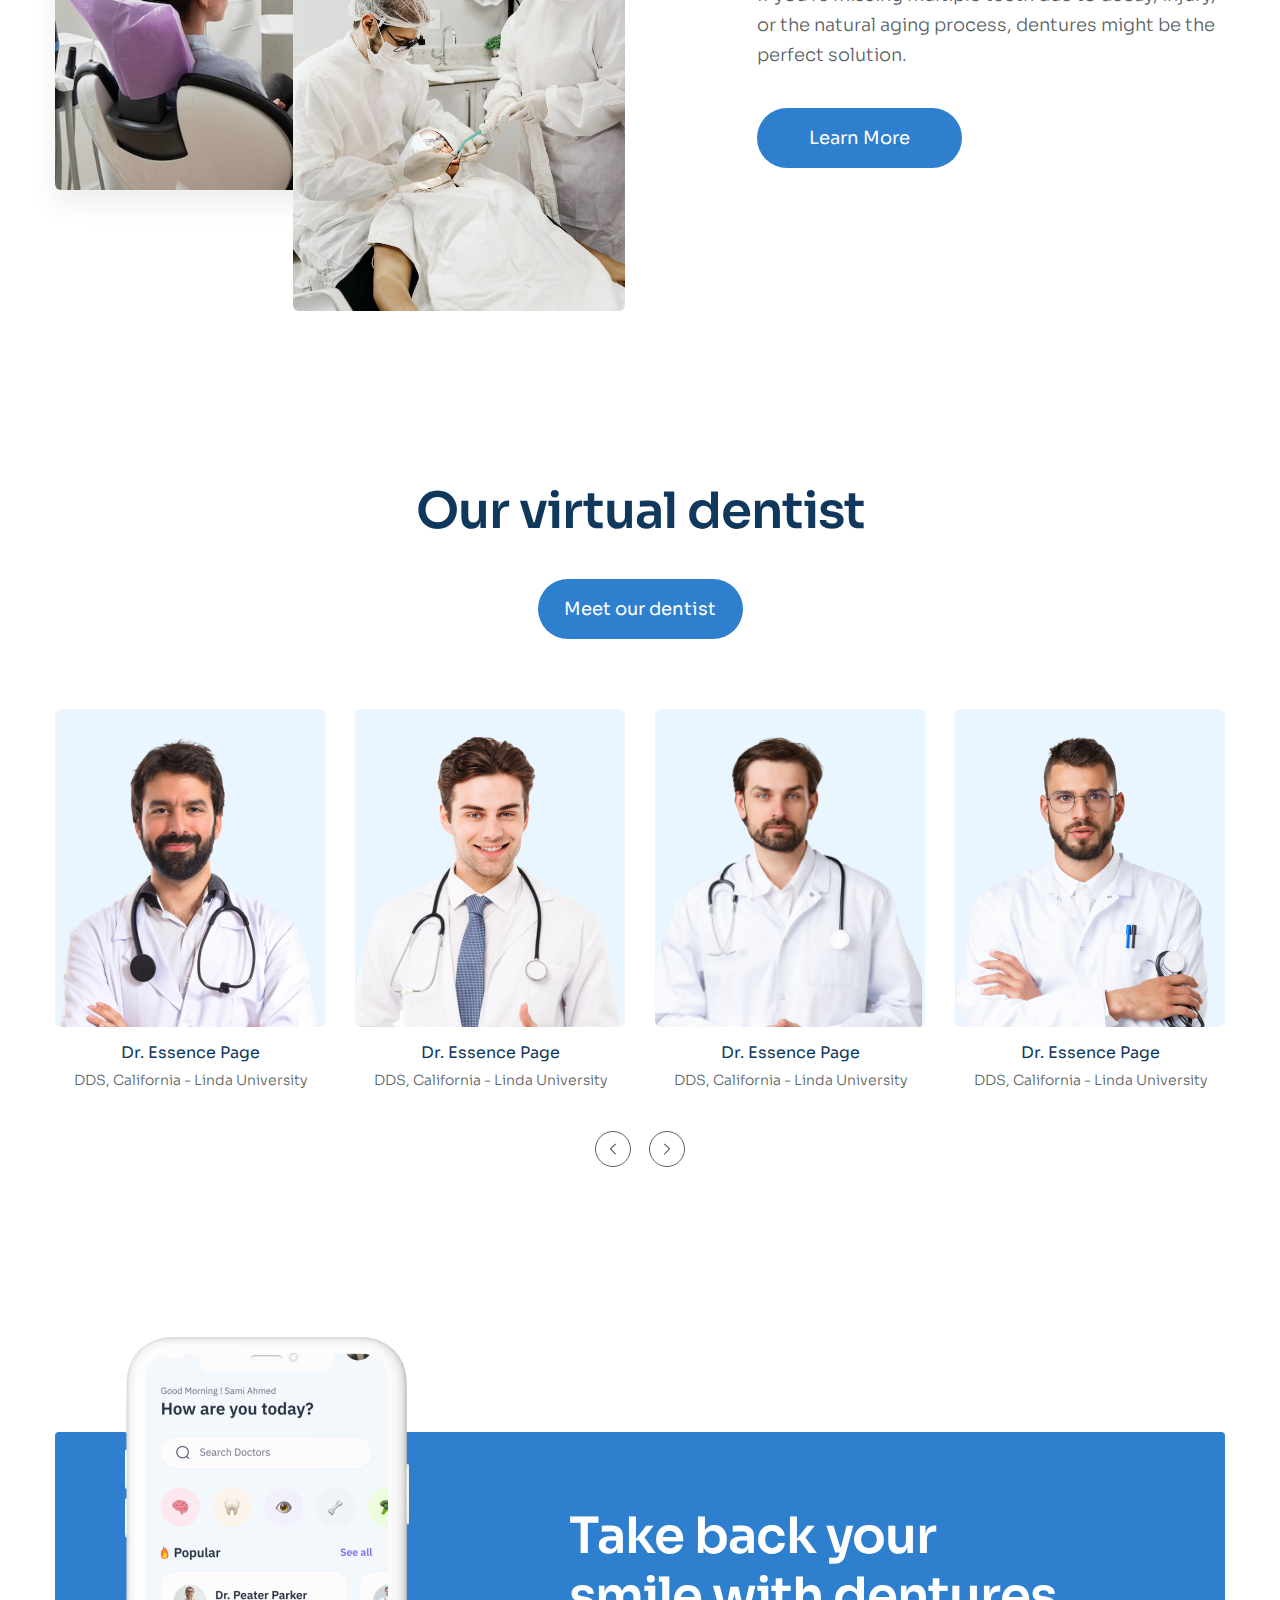
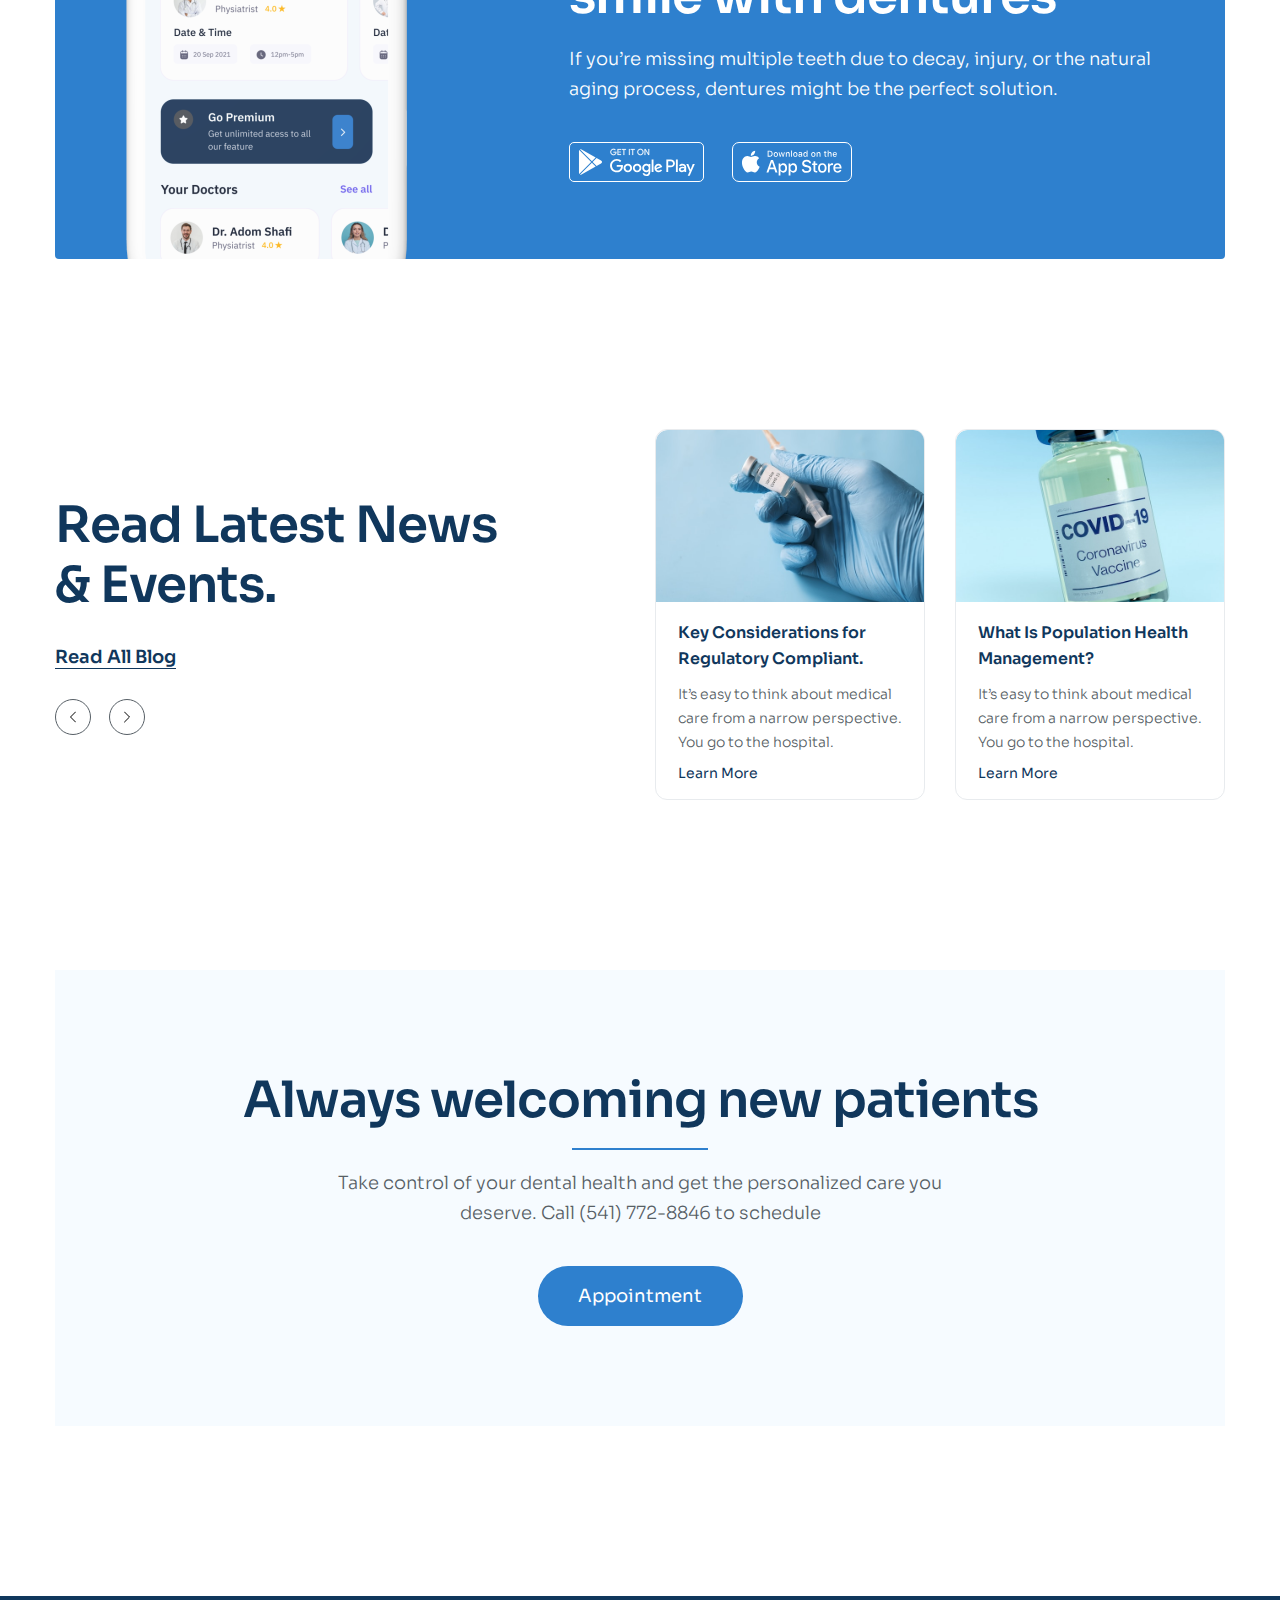
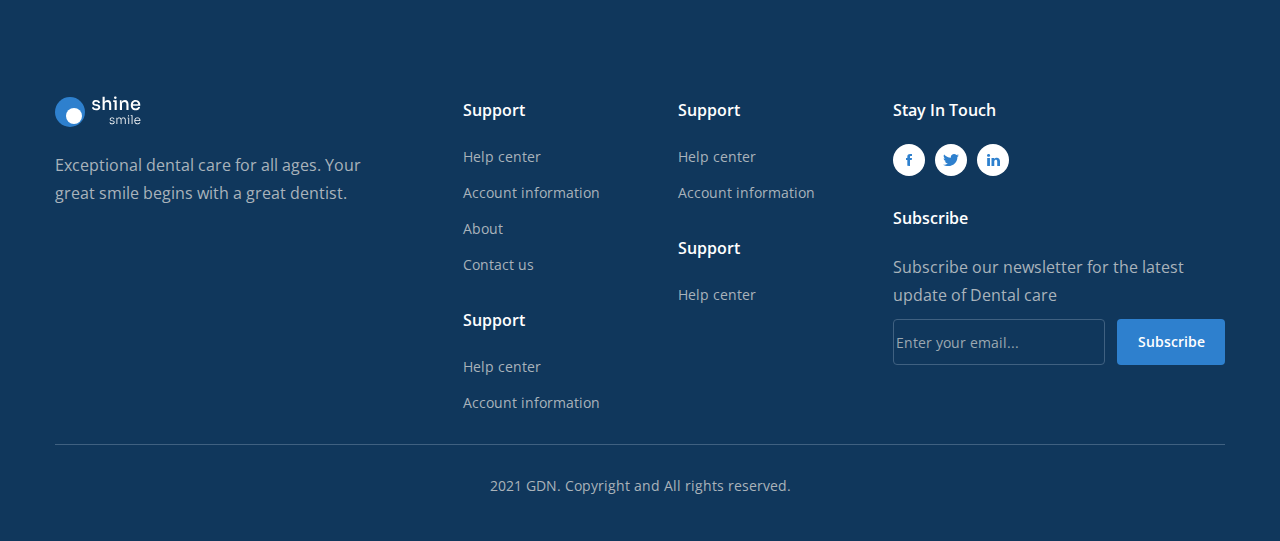
<file: du_an_33/index.html>
<!DOCTYPE html>
<html lang="en">
  <head>
    <meta charset="UTF-8" />
    <meta name="viewport" content="width=device-width, initial-scale=1.0" />
    <!-- add favicon -->
    <link
      rel="apple-touch-icon"
      sizes="57x57"
      href="./assets/favicon/apple-icon-57x57.png"
    />
    <link
      rel="apple-touch-icon"
      sizes="60x60"
      href="./assets/favicon/apple-icon-60x60.png"
    />
    <link
      rel="apple-touch-icon"
      sizes="72x72"
      href="./assets/favicon/apple-icon-72x72.png"
    />
    <link
      rel="apple-touch-icon"
      sizes="76x76"
      href="./assets/favicon/apple-icon-76x76.png"
    />
    <link
      rel="apple-touch-icon"
      sizes="114x114"
      href="./assets/favicon/apple-icon-114x114.png"
    />
    <link
      rel="apple-touch-icon"
      sizes="120x120"
      href="./assets/favicon/apple-icon-120x120.png"
    />
    <link
      rel="apple-touch-icon"
      sizes="144x144"
      href="./assets/favicon/apple-icon-144x144.png"
    />
    <link
      rel="apple-touch-icon"
      sizes="152x152"
      href="./assets/favicon/apple-icon-152x152.png"
    />
    <link
      rel="apple-touch-icon"
      sizes="180x180"
      href="./assets/favicon/apple-icon-180x180.png"
    />
    <link
      rel="icon"
      type="image/png"
      sizes="192x192"
      href="./assets/favicon/android-icon-192x192.png"
    />
    <link
      rel="icon"
      type="image/png"
      sizes="32x32"
      href="./assets/favicon/favicon-32x32.png"
    />
    <link
      rel="icon"
      type="image/png"
      sizes="96x96"
      href="./assets/favicon/favicon-96x96.png"
    />
    <link
      rel="icon"
      type="image/png"
      sizes="16x16"
      href="./assets/favicon/favicon-16x16.png"
    />
    <link rel="manifest" href="./assets/favicon/manifest.json" />
    <meta name="msapplication-TileColor" content="#ffffff" />
    <meta
      name="msapplication-TileImage"
      content="./assets/favicon/ms-icon-144x144.png"
    />
    <meta name="theme-color" content="#ffffff" />
    <!-- EMBED fonts -->
    <link rel="preconnect" href="https://fonts.googleapis.com" />
    <link rel="preconnect" href="https://fonts.gstatic.com" crossorigin />
    <link
      href="https://fonts.googleapis.com/css2?family=Open+Sans:wght@300;400;500;600;700&family=Sora:wght@300;400;500;600;700;800&display=swap"
      rel="stylesheet"
    />
    <!-- reset css -->
    <link rel="stylesheet" href="./assets/css/reset.css" />
    <!-- style css -->
    <link rel="stylesheet" href="./assets/css/style.css" />

    <link rel="stylesheet" href="./assets/css/reaponsive.css" />
    <title>shine smile</title>
  </head>

  <body>
    <!-- header -->
    <header class="header">
      <div class="container">
        <div class="header-top">
          <!-- logo -->
          <a href="./"
            ><img
              src="./assets/img/logo.svg"
              alt="shine smile"
              class="logo header__logo"
          /></a>
          <!-- nav -->
          <nav class="navbar">
            <ul class="navbar__list" id="navbar__list--pc">
              <li class="navbar__item">
                <a href="#!" class="navbar__link navbar__link--active">Home</a>
              </li>
              <li class="navbar__item">
                <a href="#!" class="navbar__link">Services</a>
              </li>
              <li class="navbar__item">
                <a href="#!" class="navbar__link">About</a>
              </li>
              <li class="navbar__item">
                <a href="#!" class="navbar__link">Doctors</a>
              </li>
            </ul>
          </nav>
          <!-- cta action -->
          <div class="header__action">
            <a href="#!" class="header__action--login">Log In</a>
            <a href="#!" class="btn header__action--signup">Sign Up</a>
          </div>
        </div>

        <!-- hero -->
        <section class="hero">
          <!-- hero left -->
          <section class="hero__content">
            <h1 class="hero__heading">Exceptional dental care for all ages.</h1>
            <p class="hero__desc">
              Exceptional dental care for all ages. Your great smile begins with
              a great dentist.
            </p>
            <div class="hero__row">
              <a href="#!" class="btn">Book Online</a>
              <span class="hero__phone">or call (123) 456-7890</span>
            </div>
          </section>

          <!-- hero right -->
          <div class="hero__media">
            <figure class="hero__images">
              <img
                src="./assets/img/hero-1.jpg"
                alt="Exceptional dental care for all ages."
                class="hero__img hero__img-large"
              />
              <img
                src="./assets/img/hero-2.jpg"
                alt="Exceptional dental care for all ages."
                class="hero__img hero__img-small"
              />
            </figure>
          </div>
        </section>
      </div>
    </header>

    <!-- mobile -->
    <div class="mobile-header">
      <input
        type="checkbox"
        name="menu-checkbox"
        id="menu-checkbox"
        class="menu-checkbox"
        hidden
      />

      <label for="menu-checkbox">
        <svg
          class="menu-header__icon"
          xmlns="http://www.w3.org/2000/svg"
          viewBox="0 0 448 512"
        >
          <path
            fill="currentColor"
            d="M0 96C0 78.3 14.3 64 32 64l384 0c17.7 0 32 14.3 32 32s-14.3 32-32 32L32 128C14.3 128 0 113.7 0 96zM0 256c0-17.7 14.3-32 32-32l384 0c17.7 0 32 14.3 32 32s-14.3 32-32 32L32 288c-17.7 0-32-14.3-32-32zM448 416c0 17.7-14.3 32-32 32L32 448c-17.7 0-32-14.3-32-32s14.3-32 32-32l384 0c17.7 0 32 14.3 32 32z"
          />
        </svg>
      </label>

      <!-- overlay -->
      <label for="menu-checkbox" class="menu-overlay"></label>
      <!-- menu-content -->
      <div class="menu-drawer">
        <!-- menu-top -->
        <div class="menu-drawer__top">
          <!-- logo -->
          <a href="./"
            ><img src="./assets/img/logo.svg" alt="shine smile" class="logo"
          /></a>
          <!-- icon closemenu-->
          <label for="menu-checkbox">
            <svg
              class="menu__close"
              xmlns="http://www.w3.org/2000/svg"
              viewBox="0 0 512 512"
            >
              <path
                fill="currentColor"
                d="M64 32C28.7 32 0 60.7 0 96L0 416c0 35.3 28.7 64 64 64l384 0c35.3 0 64-28.7 64-64l0-320c0-35.3-28.7-64-64-64L64 32zM175 175c9.4-9.4 24.6-9.4 33.9 0l47 47 47-47c9.4-9.4 24.6-9.4 33.9 0s9.4 24.6 0 33.9l-47 47 47 47c9.4 9.4 9.4 24.6 0 33.9s-24.6 9.4-33.9 0l-47-47-47 47c-9.4 9.4-24.6 9.4-33.9 0s-9.4-24.6 0-33.9l47-47-47-47c-9.4-9.4-9.4-24.6 0-33.9z"
              />
            </svg>
          </label>
        </div>
        <!-- nav -->
        <ul id="navbar__list--mobile"></ul>
        <script>
          const navPC = document.querySelector("#navbar__list--pc");
          const navMobile = document.querySelector("#navbar__list--mobile");
          // sao chep
          navMobile.innerHTML = navPC.innerHTML;
        </script>

        <!-- separate ngan cach -->
        <div class="separate"></div>
        <!--cta action -->
        <div class="show-on-mobile">
          <li class="navbar__item">
            <a href="#!" class="navbar__link">Login</a>
          </li>
          <li class="navbar__item">
            <a href="#!" class="navbar__link">Sign up</a>
          </li>
        </div>
      </div>
    </div>
    <!-- main -->
    <main>
      <!-- our service -->
      <section class="service">
        <div class="container">
          <h2 class="service__heading section-heading">Our services</h2>
          <p class="service__desc section-desc">
            Exceptional dental care for all ages. Your great smile begins with a
            great dentist.
          </p>

          <div class="service__row">
            <!-- service left -->
            <figure>
              <img
                src="./assets/img/hero-1.jpg"
                alt="Our services"
                class="service__img"
              />
            </figure>
            <!-- service right -->
            <div class="service__list">
              <!-- item 1 -->
              <section class="service-item">
                <div class="service-item__icon">
                  <svg
                    xmlns="http://www.w3.org/2000/svg"
                    width="22"
                    height="24"
                    viewBox="0 0 22 24"
                    fill="none"
                  >
                    <path
                      d="M20.3598 2.63964C17.9506 -0.556131 14.2772 -0.568132 11.2481 1.10682C11.001 1.24657 10.7219 1.31411 10.4406 1.30222C10.1592 1.29033 9.88633 1.19945 9.65105 1.03931C8.49552 0.245717 7.29036 -0.316477 5.13904 0.207462C0.623408 1.3071 0 4.90379 0 8.99816C0.0797353 12.1602 0.500857 15.3032 1.25551 18.3683C2.11836 22.0168 3.90382 24 5.43354 24C6.96326 24 7.00963 22.2204 7.00963 20.8016C7.00963 19.2009 7.39505 14.8009 10.8642 14.8009C13.5317 14.8009 14.3333 18.4013 14.3333 20.8016C14.3329 23.095 15.1722 24 16.6628 24C19.5267 24 20.9796 15.3938 21.3719 13.1237C21.7642 10.8535 22.9882 6.12569 20.3598 2.63964Z"
                      fill="currentColor"
                    />
                  </svg>
                </div>
                <div class="service-item__body">
                  <div class="service-item__heading">Oral Surgery</div>
                  <div class="service-item__desc">
                    Everything you expect and then some. Cleanings, fillings,
                    and x-rays.
                  </div>
                </div>
              </section>

              <!-- item 2 -->
              <section class="service-item">
                <div class="service-item__icon">
                  <svg
                    xmlns="http://www.w3.org/2000/svg"
                    width="22"
                    height="24"
                    viewBox="0 0 22 24"
                    fill="none"
                  >
                    <path
                      d="M20.3598 2.63964C17.9506 -0.556131 14.2772 -0.568132 11.2481 1.10682C11.001 1.24657 10.7219 1.31411 10.4406 1.30222C10.1592 1.29033 9.88633 1.19945 9.65105 1.03931C8.49552 0.245717 7.29036 -0.316477 5.13904 0.207462C0.623408 1.3071 0 4.90379 0 8.99816C0.0797353 12.1602 0.500857 15.3032 1.25551 18.3683C2.11836 22.0168 3.90382 24 5.43354 24C6.96326 24 7.00963 22.2204 7.00963 20.8016C7.00963 19.2009 7.39505 14.8009 10.8642 14.8009C13.5317 14.8009 14.3333 18.4013 14.3333 20.8016C14.3329 23.095 15.1722 24 16.6628 24C19.5267 24 20.9796 15.3938 21.3719 13.1237C21.7642 10.8535 22.9882 6.12569 20.3598 2.63964Z"
                      fill="currentColor"
                    />
                  </svg>
                </div>
                <div class="service-item__body">
                  <div class="service-item__heading">Wisdom Teeth Removal</div>
                  <div class="service-item__desc">
                    Everything you expect and then some. Cleanings, fillings,
                    and x-rays.
                  </div>
                </div>
              </section>

              <!-- item 3 -->
              <section class="service-item">
                <div class="service-item__icon">
                  <svg
                    xmlns="http://www.w3.org/2000/svg"
                    width="22"
                    height="24"
                    viewBox="0 0 22 24"
                    fill="none"
                  >
                    <path
                      d="M20.3598 2.63964C17.9506 -0.556131 14.2772 -0.568132 11.2481 1.10682C11.001 1.24657 10.7219 1.31411 10.4406 1.30222C10.1592 1.29033 9.88633 1.19945 9.65105 1.03931C8.49552 0.245717 7.29036 -0.316477 5.13904 0.207462C0.623408 1.3071 0 4.90379 0 8.99816C0.0797353 12.1602 0.500857 15.3032 1.25551 18.3683C2.11836 22.0168 3.90382 24 5.43354 24C6.96326 24 7.00963 22.2204 7.00963 20.8016C7.00963 19.2009 7.39505 14.8009 10.8642 14.8009C13.5317 14.8009 14.3333 18.4013 14.3333 20.8016C14.3329 23.095 15.1722 24 16.6628 24C19.5267 24 20.9796 15.3938 21.3719 13.1237C21.7642 10.8535 22.9882 6.12569 20.3598 2.63964Z"
                      fill="currentColor"
                    />
                  </svg>
                </div>
                <div class="service-item__body">
                  <div class="service-item__heading">
                    Preventative Dentistry
                  </div>
                  <div class="service-item__desc">
                    Everything you expect and then some. Cleanings, fillings,
                    and x-rays.
                  </div>
                </div>
              </section>
              <a href="#!" class="btn service__btn">All Services</a>
            </div>
          </div>
        </div>
      </section>

      <!-- work -->
      <section class="work">
        <div class="container">
          <h2 class="section-heading">How it works</h2>
          <p class="section-desc work__desc">
            Exceptional dental care for all ages. Your great smile begins with a
            great dentist.
          </p>

          <div class="work__list">
            <!-- work item 1 -->
            <section class="work-item">
              <img
                src="./assets/img/Orion_search.svg"
                alt=""
                class="work-item__icon"
              />
              <h3 class="work-item__heading">Search doctor</h3>
              <p class="work-item__desc">
                Search a doctor by education, qualifications or
                experience-contact for inquiry.
              </p>
              <a href="#!" class="work-item__more">Learn More</a>
            </section>

            <!-- work item 2 -->
            <section class="work-item">
              <img
                src="./assets/img/Orion_find-user.svg"
                alt=""
                class="work-item__icon"
              />
              <h3 class="work-item__heading">Find best doctor</h3>
              <p class="work-item__desc">
                Search a doctor by education, qualifications or
                experience-contact for inquiry.
              </p>
              <a href="#!" class="work-item__more">Learn More</a>
            </section>

            <!-- work item 3 -->
            <section class="work-item">
              <img
                src="./assets/img/Orion_first-aid-kit.svg"
                alt=""
                class="work-item__icon"
              />
              <h3 class="work-item__heading">Get treatment</h3>
              <p class="work-item__desc">
                Search a doctor by education, qualifications or
                experience-contact for inquiry.
              </p>
              <a href="#!" class="work-item__more">Learn More</a>
            </section>
          </div>
        </div>
      </section>

      <!-- about -->
      <section class="about">
        <div class="container">
          <div class="about-row">
            <!-- about left -->
            <div class="about__media">
              <figure class="about__img">
                <img
                  src="./assets/img/hero-1.jpg"
                  alt=""
                  class="about__img--big"
                />
                <img
                  src="./assets/img/hero-2.jpg"
                  alt=""
                  class="about__img--small"
                />
              </figure>
            </div>
            <!-- about right -->
            <section class="about-content">
              <h2 class="section-heading">Take back your smile with shine.</h2>
              <p class="section-desc">
                If you’re missing multiple teeth due to decay, injury, or the
                natural aging process, dentures might be the perfect solution.
              </p>
              <a href="#!" class="btn about-content__btn">Learn More</a>
            </section>
          </div>
        </div>
      </section>

      <!-- team -->
      <section class="team">
        <div class="container">
          <div class="team-header">
            <h2 class="section-heading">Our virtual dentist</h2>
            <a href="#!" class="btn team__cta">Meet our dentist</a>
          </div>

          <div class="team__list">
            <!-- item 1 -->
            <article class="team-item">
              <div class="team-item__img-bg">
                <img
                  src="./assets/img/doc1.png"
                  alt="Dr. Essence Page"
                  class="team-item__thumb"
                />
              </div>

              <h3 class="team-item__name">Dr. Essence Page</h3>
              <p class="team-item__desc">DDS, California - Linda University</p>
            </article>

            <!-- item 2 -->
            <article class="team-item">
              <div class="team-item__img-bg">
                <img
                  src="./assets/img/doc2.png"
                  alt="Dr. Essence Page"
                  class="team-item__thumb"
                />
              </div>

              <h3 class="team-item__name">Dr. Essence Page</h3>
              <p class="team-item__desc">DDS, California - Linda University</p>
            </article>

            <!-- item 3 -->
            <article class="team-item">
              <div class="team-item__img-bg">
                <img
                  src="./assets/img/doc3.png"
                  alt="Dr. Essence Page"
                  class="team-item__thumb"
                />
              </div>

              <h3 class="team-item__name">Dr. Essence Page</h3>
              <p class="team-item__desc">DDS, California - Linda University</p>
            </article>

            <!-- item 4 -->
            <article class="team-item">
              <div class="team-item__img-bg">
                <img
                  src="./assets/img/doc4.png"
                  alt="Dr. Essence Page"
                  class="team-item__thumb"
                />
              </div>

              <h3 class="team-item__name">Dr. Essence Page</h3>
              <p class="team-item__desc">DDS, California - Linda University</p>
            </article>
          </div>

          <div class="control team__control">
            <!-- previous -->
            <button class="control__btn">
              <svg
                class="control-icon"
                xmlns="http://www.w3.org/2000/svg"
                width="6"
                height="12"
                viewBox="0 0 6 12"
                fill="none"
              >
                <path
                  d="M5.5 1L0.5 6L5.5 11"
                  stroke="currentColor"
                  stroke-linecap="round"
                  stroke-linejoin="round"
                />
              </svg>
            </button>
            <!-- next -->
            <button class="control__btn">
              <svg
                class="control-icon control-icon--next"
                xmlns="http://www.w3.org/2000/svg"
                width="6"
                height="12"
                viewBox="0 0 6 12"
                fill="none"
              >
                <path
                  d="M5.5 1L0.5 6L5.5 11"
                  stroke="currentColor"
                  stroke-linecap="round"
                  stroke-linejoin="round"
                />
              </svg>
            </button>
          </div>
        </div>
      </section>

      <!-- install mobile -->
      <section class="install">
        <div class="container">
          <div class="install__inner">
            <!-- install left -->
            <figure>
              <img
                src="./assets/img/Rectangle.png"
                alt=""
                class="install__img"
              />
            </figure>
            <!-- install right -->
            <section class="install__content">
              <h2 class="section-heading install__heading">
                Take back your smile with dentures
              </h2>
              <p class="install__desc">
                If you’re missing multiple teeth due to decay, injury, or the
                natural aging process, dentures might be the perfect solution.
              </p>
              <div class="install__row">
                <a href="#!">
                  <img
                    src="./assets/img/Googleplay.svg"
                    alt=""
                    class="install__btn-img"
                  />
                </a>
                <a href="#!">
                  <img
                    src="./assets/img/Appstore.svg"
                    alt=""
                    class="install__btn-img"
                  />
                </a>
              </div>
            </section>
          </div>
        </div>
      </section>

      <!-- blog -->
      <section class="blog">
        <div class="container">
          <div class="blog__inner">
            <!-- left blog -->
            <section class="blog__content">
              <h2 class="section-heading blog__heading">
                Read Latest News & Events.
              </h2>
              <a href="#!" class="blog__more">Read All Blog</a>

              <div class="control blog__control">
                <!-- previous -->
                <button class="control__btn">
                  <svg
                    class="control-icon"
                    xmlns="http://www.w3.org/2000/svg"
                    width="6"
                    height="12"
                    viewBox="0 0 6 12"
                    fill="none"
                  >
                    <path
                      d="M5.5 1L0.5 6L5.5 11"
                      stroke="currentColor"
                      stroke-linecap="round"
                      stroke-linejoin="round"
                    />
                  </svg>
                </button>
                <!-- next -->
                <button class="control__btn">
                  <svg
                    class="control-icon control-icon--next"
                    xmlns="http://www.w3.org/2000/svg"
                    width="6"
                    height="12"
                    viewBox="0 0 6 12"
                    fill="none"
                  >
                    <path
                      d="M5.5 1L0.5 6L5.5 11"
                      stroke="currentColor"
                      stroke-linecap="round"
                      stroke-linejoin="round"
                    />
                  </svg>
                </button>
              </div>
            </section>
            <!-- right blog -->
            <div class="blog__list">
              <!-- item 1 -->
              <article class="blog-item">
                <figure class="blog-item__wrap">
                  <img
                    src="./assets/img/vac1.jpg"
                    alt="Key Considerations for Regulatory
                                Compliant."
                    class="blog-item__thumb"
                  />
                </figure>
                <section class="blog-item__body">
                  <h3>
                    <a href="#!" class="blog-item__heading"
                      >Key Considerations for Regulatory Compliant.</a
                    >
                  </h3>
                  <p class="blog-item__desc">
                    It’s easy to think about medical care from a narrow
                    perspective. You go to the hospital.
                  </p>
                  <a href="#!" class="blog-item__more">Learn More</a>
                </section>
              </article>

              <!-- item 2 -->
              <article class="blog-item">
                <figure class="blog-item__wrap">
                  <img
                    src="./assets/img/vac2.jpg"
                    alt="Key Considerations for Regulatory
                                Compliant."
                    class="blog-item__thumb"
                  />
                </figure>
                <section class="blog-item__body">
                  <h3>
                    <a href="#!" class="blog-item__heading"
                      >What Is Population Health Management?</a
                    >
                  </h3>
                  <p class="blog-item__desc">
                    It’s easy to think about medical care from a narrow
                    perspective. You go to the hospital.
                  </p>
                  <a href="#!" class="blog-item__more">Learn More</a>
                </section>
              </article>
            </div>
          </div>
        </div>
      </section>

      <!-- appointment -->
      <section class="appointment">
        <div class="container">
          <div class="appointment__inner">
            <h2 class="section-heading appointment__heading">
              Always welcoming new patients
            </h2>
            <p class="section-desc appointment__desc">
              Take control of your dental health and get the personalized care
              you deserve. Call (541) 772-8846 to schedule
            </p>
            <a href="#!" class="btn appointment__btn">Appointment</a>
          </div>
        </div>
      </section>
    </main>

    <!-- footer -->
    <section class="footer">
      <div class="container">
        <!-- top footer -->
        <div class="footer__top">
          <!-- column 1 -->
          <div class="footer__column footer__column1">
            <!-- logo -->
            <a href="./"
              ><img src="./assets/img/logo.svg" alt="shine smile" class="logo"
            /></a>
            <p class="footer__desc">
              Exceptional dental care for all ages. Your great smile begins with
              a great dentist.
            </p>
          </div>
          <!-- column 2 -->
          <div class="footer__column">
            <h3 class="footer__heading">Support</h3>
            <ul class="footer__list">
              <li class="footer__item">
                <a href="#!" class="footer__link">Help center</a>
              </li>
              <li class="footer__item">
                <a href="#!" class="footer__link">Account information</a>
              </li>
              <li class="footer__item">
                <a href="#!" class="footer__link">About</a>
              </li>
              <li class="footer__item">
                <a href="#!" class="footer__link">Contact us</a>
              </li>
            </ul>
            <h3 class="footer__heading">Support</h3>
            <ul class="footer__list">
              <li class="footer__item">
                <a href="#!" class="footer__link">Help center</a>
              </li>
              <li class="footer__item">
                <a href="#!" class="footer__link">Account information</a>
              </li>
            </ul>
          </div>
          <!-- column 3 -->
          <div class="footer__column">
            <h3 class="footer__heading">Support</h3>
            <ul class="footer__list">
              <li class="footer__item">
                <a href="#!" class="footer__link">Help center</a>
              </li>
              <li class="footer__item">
                <a href="#!" class="footer__link">Account information</a>
              </li>
            </ul>

            <h3 class="footer__heading">Support</h3>
            <ul class="footer__list">
              <li class="footer__item">
                <a href="#!" class="footer__link">Help center</a>
              </li>
            </ul>
          </div>
          <!-- column 4 -->
          <div class="footer__column">
            <h3 class="footer__heading">Stay In Touch</h3>
            <div class="footer__social">
              <a href="#!" class="footer__social-btn">
                <svg
                  xmlns="http://www.w3.org/2000/svg"
                  width="6"
                  height="12"
                  viewBox="0 0 6 12"
                  fill="none"
                >
                  <path
                    d="M3.98981 11.9358V6.0302H5.76473L6 3.9517H3.98981L3.9928 2.91132C3.9928 2.3692 4.0477 2.07885 4.87783 2.07885H5.98755V0H4.21224C2.07977 0 1.32931 1.00825 1.32931 2.70405V3.95186H0V6.03055H1.32931V11.8521C1.84718 11.9489 2.38257 12 2.93075 12C3.28487 12 3.63863 11.9786 3.98981 11.9358Z"
                    fill="currentColor"
                  />
                </svg>
              </a>
              <a href="#!" class="footer__social-btn">
                <svg
                  xmlns="http://www.w3.org/2000/svg"
                  width="16"
                  height="12"
                  viewBox="0 0 16 12"
                  fill="none"
                >
                  <path
                    d="M16 1.42062C15.405 1.66154 14.771 1.82123 14.11 1.89877C14.79 1.524 15.309 0.935077 15.553 0.225231C14.919 0.574154 14.219 0.820615 13.473 0.958154C12.871 0.366462 12.013 0 11.077 0C9.261 0 7.799 1.36062 7.799 3.02862C7.799 3.26862 7.821 3.49938 7.875 3.71908C5.148 3.59631 2.735 2.38985 1.114 0.552C0.831 1.00523 0.665 1.524 0.665 2.08246C0.665 3.13108 1.25 4.06062 2.122 4.59877C1.595 4.58954 1.078 4.44831 0.64 4.22585C0.64 4.23508 0.64 4.24708 0.64 4.25908C0.64 5.73046 1.777 6.95262 3.268 7.23415C3.001 7.30154 2.71 7.33385 2.408 7.33385C2.198 7.33385 1.986 7.32277 1.787 7.28215C2.212 8.48123 3.418 9.36277 4.852 9.39138C3.736 10.1972 2.319 10.6828 0.785 10.6828C0.516 10.6828 0.258 10.6717 0 10.6412C1.453 11.5062 3.175 12 5.032 12C11.068 12 14.368 7.38462 14.368 3.384C14.368 3.25015 14.363 3.12092 14.356 2.99262C15.007 2.56615 15.554 2.03354 16 1.42062Z"
                    fill="currentColor"
                  />
                </svg>
              </a>
              <a href="#!" class="footer__social-btn">
                <svg
                  xmlns="http://www.w3.org/2000/svg"
                  width="13"
                  height="12"
                  viewBox="0 0 13 12"
                  fill="none"
                >
                  <path
                    d="M0 1.39394C0 0.989891 0.146401 0.656558 0.439189 0.393939C0.731978 0.131309 1.11262 0 1.58108 0C2.04119 0 2.41344 0.129285 2.69788 0.387879C2.99066 0.654545 3.13707 1.00201 3.13707 1.4303C3.13707 1.81818 2.99486 2.14141 2.71042 2.4C2.41764 2.66667 2.03282 2.8 1.55598 2.8H1.54344C1.08333 2.8 0.711072 2.66667 0.426641 2.4C0.142209 2.13333 0 1.79798 0 1.39394ZM0.163127 12V3.90303H2.94884V12H0.163127ZM4.49228 12H7.27799V7.47879C7.27799 7.19595 7.31146 6.97777 7.37838 6.82424C7.49549 6.54949 7.67326 6.31716 7.91168 6.12727C8.1501 5.93737 8.44916 5.84242 8.80888 5.84242C9.74582 5.84242 10.2143 6.45252 10.2143 7.67273V12H13V7.35758C13 6.16161 12.7072 5.25455 12.1216 4.63636C11.536 4.01818 10.7622 3.70909 9.80019 3.70909C8.72104 3.70909 7.88031 4.15758 7.27799 5.05455V5.07879H7.26544L7.27799 5.05455V3.90303H4.49228C4.509 4.16161 4.51737 4.96565 4.51737 6.31515C4.51737 7.66464 4.509 9.55959 4.49228 12Z"
                    fill="currentColor"
                  />
                </svg>
              </a>
            </div>

            <h3 class="footer__heading">Subscribe</h3>
            <p class="footer__desc">
              Subscribe our newsletter for the latest update of Dental care
            </p>

            <form class="footer-form" action="">
              <input
                type="email"
                class="footer-form__input"
                placeholder="Enter your email..."
              />
              <button class="footer-form__submit">Subscribe</button>
            </form>
          </div>
        </div>

        <!-- copyright -->
        <div class="footer__copyright">
          <p class="footer__copyright-text">
            2021 GDN. Copyright and All rights reserved.
          </p>
        </div>
      </div>
    </section>
  </body>
</html>
</file>
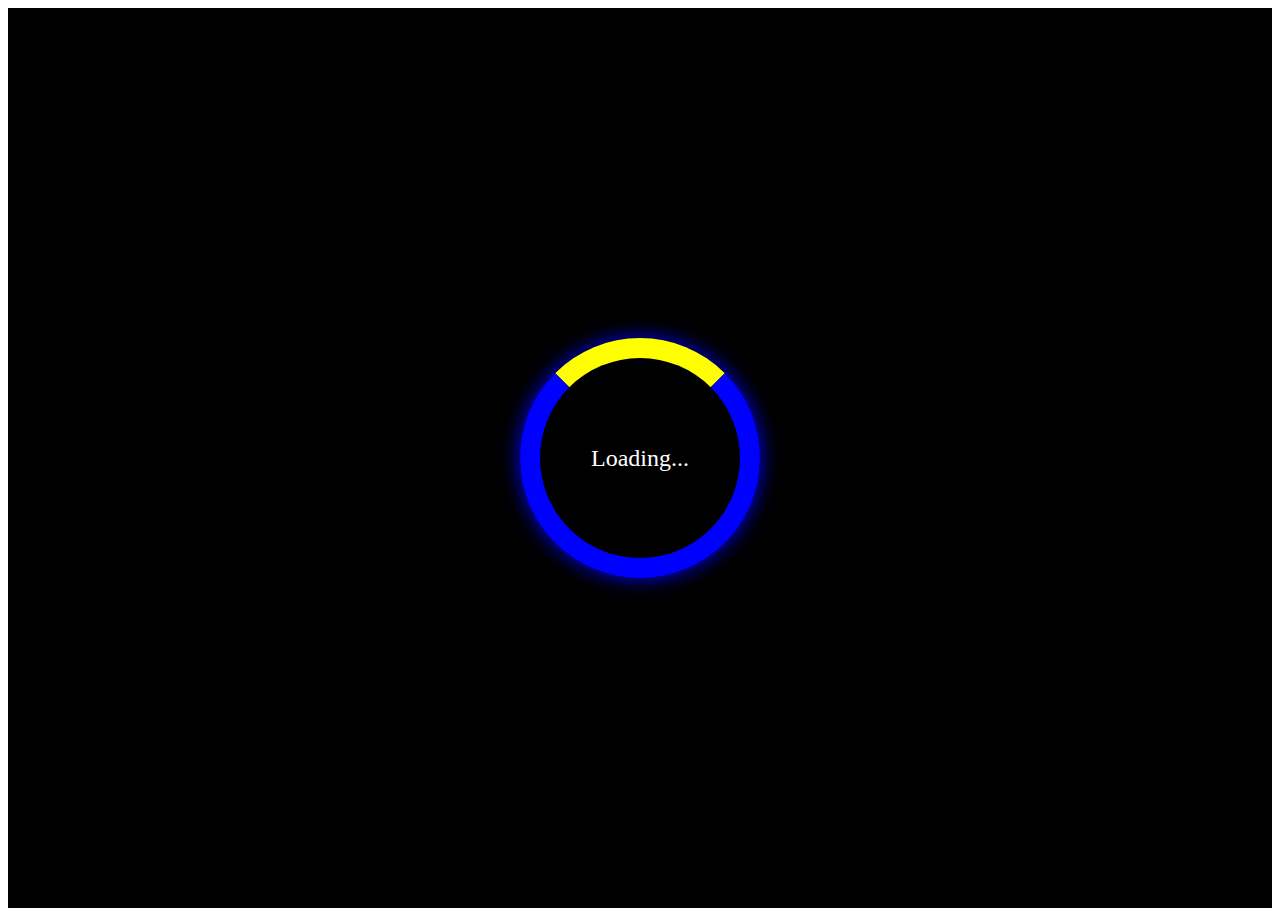
<file: loader1/index.html>
<!DOCTYPE html>
<html lang="en">
  <head>
    <meta charset="UTF-8" />
    <meta name="viewport" content="width=device-width, initial-scale=1.0" />
    <link rel="stylesheet" href="style.css" />
    <title>Document</title>
  </head>
  <body>
    <div class="container">
      <div class="spiner">Loading...</div>
    </div>
  </body>
</html>
</file>
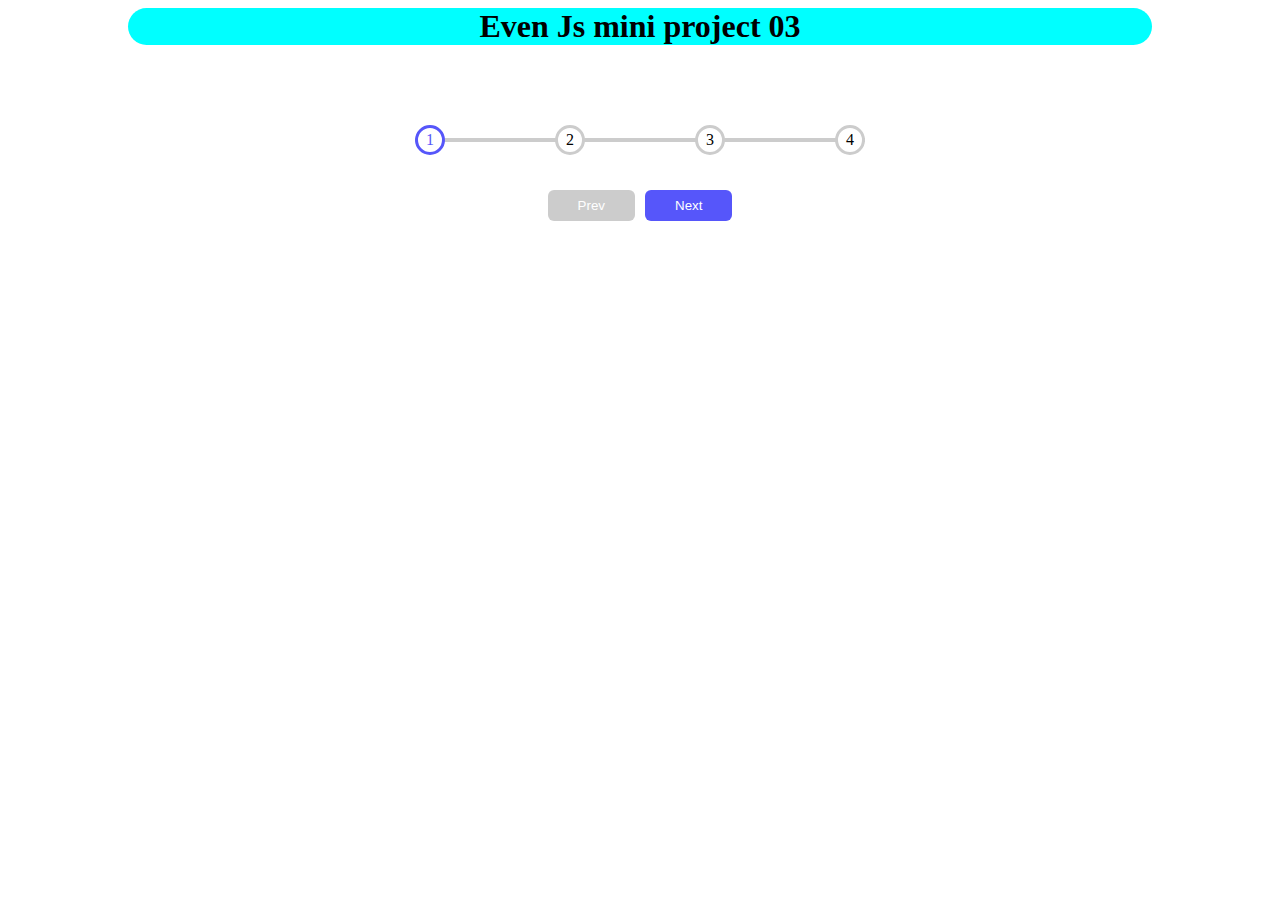
<file: process/index.html>
<!DOCTYPE html>
<html lang="en">
  <head>
    <meta charset="UTF-8" />
    <meta name="viewport" content="width=device-width, initial-scale=1.0" />
    <link rel="stylesheet" href="style.css" />
    <title>Document</title>
  </head>
  <body>
    <h1>Even Js mini project 03</h1>
    <div class="progress-wrapper">
      <div class="progress" id="progress"></div>
      <div class="step active">1</div>
      <div class="step">2</div>
      <div class="step">3</div>
      <div class="step">4</div>
    </div>
    <div class="btn-group">
      <button class="btn" id="prev" disabled>Prev</button>
      <button class="btn" id="next">Next</button>
    </div>

    <script src="./main.js"></script>
  </body>
</html>
</file>
<file: anh/style.css>
* {
  box-sizing: border-box;
}
h1 {
  text-align: center;
  background-color: aqua;
  color: blue;
  border-radius: 50px;
  max-width: 80vw;
  margin: 0 auto;
}
.container {
  display: flex;
  width: 100vw;
}
.panel {
  position: relative;
  height: 80vh;
  background-size: cover;
  background-position: center;
  background-repeat: no-repeat;
  border-radius: 50px;
  color: aliceblue;
  cursor: pointer;
  flex: 1;
  margin: 5px;
  margin-top: 20px;
  transition: flex 1s;
}
.panel h3 {
  background-color: red;
  font-size: 24px;
  position: absolute;
  bottom: 20px;
  left: 20px;
  opacity: 0;
  padding: 5px;
  box-decoration-break: slice;
  box-shadow: 9px;
  border-radius: 40px;
}
.panel.active {
  flex: 10;
}
@media (max-width: 720px) {
  .panel:nth-of-type(4),
  .panel:nth-of-type(5) {
    display: none;
  }
}
.panel.active h3 {
  opacity: 1;
  transition: opacity 1s 1s;
}
</file>
<file: DOM/style.css>
body {
  margin-right: 0;
  padding: 0;
  height: 100vh;
  display: flex;
  justify-content: center;
  align-items: center;
  background: linear-gradient(to bottom, red, blue);
}
.container-clock {
  margin: 300px;
  background: rgba(0, 0, 0, 0.4);
  padding: 100px;
  border-radius: 12px;
  box-shadow: 0 0 40px green;
  color: aqua;
  font-size: 70px;
}
</file>
<file: du_an_3/assest/css/style.css>
* {
  box-sizing: border-box;
}
html {
  font-size: 62.5%;
}
:root {
  --header-bg: #10375c;
}
body {
  font-size: 1.6rem;
  font-family: "Sora", "sans-serif";
}

/* ==========common========= */
.container {
  width: 1170px;
  /* để cho các khối luôn nằm cách lề 1 khoảng là 24px */
  max-width: calc(100% - 48px);
  margin: 0 auto;
}
input,
section,
button {
  /* ke thua */
  font-family: inherit;
  font-size: inherit;
}
.control {
  display: flex;
  column-gap: 18px;
  align-items: center;
}
.control-btn {
  width: 36px;
  height: 36px;
  display: flex;
  justify-content: center;
  align-items: center;
  border-radius: 50%;
  border: 1px solid #575f66;
  background: #fff;
  cursor: pointer;
}
.control-btn:hover {
  background: #2e80ce;
  border-color: #2e80ce;
  color: #fff;
}
.btn {
  /* the inline ko the can thiep kich thuoc cho no duoc */
  display: inline-block;
  min-width: 205px;
  line-height: 60px;
  background: #2e80ce;
  color: #fff;
  text-align: center;
  font-size: 1.8rem;
  font-style: normal;
  font-weight: 400;

  border-radius: 999px;
}

.section-heading {
  color: #10375c;
  font-size: 5rem;
  font-weight: 600;
  line-height: 1.2;
  letter-spacing: -1px;
}
.section-desc {
  margin-top: 18px;
  color: #575f66;

  font-size: 1.8rem;
  font-style: normal;
  font-weight: 300;
  line-height: 1.67;
}
.btn:hover {
  opacity: 0.9;
}
a {
  text-decoration: none;
}
/* =================heder=========== */
.header {
  padding-top: 30px;
  background: var(--header-bg);
  /* trình duyệt sẽ luôn hiển thị ở chế độ tốt cho người xem */
  min-height: 100vh;
}
.header-top {
  display: flex;
  justify-content: space-between;
  align-items: center;
}
.header .navbar__list {
  display: flex;
}
.header__action--login,
.navbar__link {
  padding: 8px 21px;
  color: #c9d2da;
  text-align: center;
  font-size: 1.6rem;
  font-weight: 300;
  line-height: 1.75;
}
.navbar__item {
  list-style-type: none;
}
.navbar__link:hover,
.navbar__link--active {
  text-shadow: 1px 0 0 currentColor;
  color: #fff;
}
.navbar__link--active::before {
  content: "";
  display: inline-block;
  width: 6px;
  height: 6px;
  border-radius: 50%;
  background-color: #fff;
  position: relative;
  top: -3px;
  right: 8px;
}
.header__action-signup {
  font-size: 1.6rem;
  min-width: 104px;
  line-height: 44px;
}
.header__action--login {
  margin-right: 7px;
}

/* ============= hero ============ */

.hero {
  display: flex;
  padding-top: 76px;
  align-items: center;
}
.hero__heading {
  max-width: 517px;
  color: #fff;
  font-size: 7rem;
  font-style: normal;
  font-weight: 600;
  line-height: 1.14;
  letter-spacing: -1.4px;
}
.hero__desc {
  width: 468px;
  margin-top: 22px;
  color: #c9d2da;
  font-size: 1.8rem;
  font-style: normal;
  font-weight: 300;
  line-height: 1.67;
}
.hero__row {
  margin-top: 38px;
  display: flex;
  align-items: center;
  column-gap: 38px;
}
.hero__phone {
  color: #fff;
  text-align: center;
  font-size: 1.8rem;
  line-height: 1.67;
}
.hero__content {
  width: 44%;
}
.hero__media {
  width: 54%;
}
.hero__imges {
  display: flex;
  align-items: center;
  justify-content: flex-end;
}
.hero__img {
  border-radius: 6px;
  /* ko meos anhr */
  object-fit: cover;
}
.hero__img-large {
  width: 330px;
  height: 540px;
  margin-right: -6px;
  /* cho banh to nhoi len tren */
  z-index: 1;
}
.hero__img-small {
  width: 210px;
  height: 410px;
}
.service {
  padding: 170px 0px;
  background: #fff;
}

.service__desc,
.service__heading {
  text-align: center;
}
.service__desc {
  /* can giua chinh duyet */
  margin: 18px auto 0;
  width: 468px;
}
.service__row {
  margin-top: 70px;
  display: flex;
  justify-content: space-between;
  align-items: center;
}
.service__img {
  width: 570px;
  height: 570px;
  border-radius: 12px;
  object-fit: cover;
}
.service-item {
  cursor: pointer;
  padding: 21px;
  display: flex;
  width: 470px;
  border-radius: 10px;
  background: #fff;
}
.service-item:hover {
  position: relative;
  box-shadow: 0px 14px 28px 0px rgba(0, 0, 0, 0.05);
}
.service-item:hover .service-item__icon {
  color: #fff;
  background: #10375c;
}
.service-item__icon {
  width: 60px;
  height: 60px;
  border-radius: 30px;
  background: #eff6fd;
  box-shadow: 0px 8px 16px 0px rgba(0, 0, 0, 0.05);
  display: flex;
  justify-content: center;
  align-items: center;
  flex-shrink: 0;
  margin-right: 19px;
  transition: 3;
}
.service-item__heading {
  color: #10375c;
  font-size: 1.8rem;
  font-style: normal;
  font-weight: 600;
  line-height: normal;
}
.service-item__desc {
  margin-top: 8px;
  color: #575f66;
  font-size: 1.6rem;
  font-weight: 300;
  line-height: 1.75;
}
.service__btn {
  margin-top: 55px;
}
.work {
  padding: 100px 0px;
  background: #f6fbff;
}
.work__desc {
  width: 468px;
  margin-top: 18px;
}
.work__list {
  margin-top: 86px;
  display: grid;
  /* chia đều ra b cột  */
  grid-template-columns: repeat(3, 1fr);
  column-gap: 30px;
}
.work-item {
  padding: 43px;
  border-radius: 4px;
  background: #fff;
  border: 16px solid #eaf6ff;
  transition: 0.5s;
}
.work-item:hover {
  border-color: #2e80ce;
  box-shadow: 0 5px 5px 0px currentColor;
  /* khi hover vao se dich len 16px */
  transform: translateY(-16px);
}
.work-item__heading {
  margin-top: 18px;
  color: #10375c;

  font-size: 2.6rem;

  font-weight: 600;
  line-height: 1.38;
}
.work-item__desc {
  color: #575f66;
  margin-top: 28px;
  font-size: 1.6rem;

  font-weight: 300;
  line-height: 1.75;
}
/* the a dac diem la inline nen no se khong an cacs margin top , margin-pop nen sd inline-block */
.work-item__more {
  color: #575f66;
  margin-top: 18px;
  font-size: 1.6rem;
  display: inline-block;
  line-height: 1.75;
}
.work-item__more:hover {
  color: #2e80ce;
}
.about {
  padding: 85px 0px 206px;
  background: #fff;
  margin-top: 85px;
}
.about-row {
  display: flex;
  justify-content: space-between;
  align-items: center;
}
.about__media {
  width: 49%;
}
.about-content {
  width: 40%;
}
.about__img {
  position: relative;
}
.about__img--big {
  display: flex;
  object-fit: cover;
  width: 512px;
  height: 370px;
  border-radius: 6px;
}
.about__img--small {
  object-fit: cover;
  position: absolute;
  top: 121px;
  left: 238px;
  width: 332px;
  height: 370px;
  border-radius: 6px;
}
.about__desc {
  margin-top: 18px;
}
.about-content__btn {
  margin-top: 38px;
}
.team-header {
  margin-top: 85px;
  text-align: center;
}

.team__cta {
  margin-top: 38px;
}
.team__list {
  display: grid;
  margin-top: 70px;
  grid-template-columns: repeat(4, 1fr);
  column-gap: 30px;
}
.team-item:hover .team-item__thumb {
  transform: scale(1.2);
}
.team-item__thumb {
  height: 290px;
  max-width: 100%;
  object-fit: cover;
  display: block;
}
.team-item__img-bg {
  padding-top: 28px;
  width: 270px;
  height: 318px;
  border-radius: 6px;
  background: #eaf6ff;
  overflow: hidden;
}
.team-item__name {
  color: #10375c;
  text-align: center;

  font-size: 1.6rem;
  margin-top: 12px;
  line-height: 1.75;
}
.team-item__desc {
  color: #575f66;
  text-align: center;
  font-size: 1.4rem;
  font-weight: 300;
  line-height: 1.86;
}
.team__control {
  display: flex;
  justify-content: center;
  align-items: center;
  margin-top: 38px;
}

.install__iner {
  position: relative;
  display: flex;
  margin: 180px 0 85px;
  align-items: center;
  justify-content: space-between;
  padding: 0 70px;
  height: 427px;
  border-radius: 4px;
  background: #2e80ce;
}
.install__img {
  position: absolute;
  top: -95px;
  width: 284px;
  height: 522px;
  object-fit: cover;
}
.install__content {
  max-width: 586px;
}
.install__heading {
  max-width: 489px;
  color: #fff;
}
.install__desc {
  color: #fff;
  margin-top: 18px;
  font-size: 1.8rem;

  font-weight: 300;
  line-height: 1.67;
}

.install__row {
  margin-top: 38px;
  display: flex;
  column-gap: 28px;
  align-items: center;
}

.blog {
  background: #fff;
  padding: 85px 0px;
}
.blog__iner {
  display: flex;
  justify-content: space-between;
  align-items: center;
}
.blog__content {
  max-width: 40%;
}
.blog__heading {
  max-width: 470px;
}
.blog__more {
  display: inline-block;
  margin-top: 28px;
  color: #10375c;
  font-family: Inter;
  font-size: 1.8rem;
  font-weight: 600;
  line-height: 1.56;
  text-decoration-line: underline;
  text-underline-offset: 5px;
}
.blog__control {
  margin-top: 28px;
  justify-content: flex-start;
}
.blog__list {
  display: grid;
  grid-template-columns: repeat(2, 1fr);
  column-gap: 30px;
}

.blog-item {
  max-width: 270px;
  border-radius: 12px;
  border: 1px solid #e8ebee;
  background: #fff;
  /* anh ko vo */
  overflow: hidden;
}
.blog-item__thumb {
  max-width: 270px;
  height: 172px;
  border-radius: 12px 12px 0px 0px;
  object-fit: cover;
  transition: 0.25s;
}
.blog-item:hover .blog-item__thumb {
  transform: scale(1.1);
}
.blog-item:hover {
  border: transparent;
  box-shadow: 0px 18px 50px 0px rgba(0, 0, 0, 0.05);
}
/* để cho bức ảnh không thẻ rời ra khỏi khung dc */
.blog-item__wrap {
  height: 172px;
  overflow: hidden;
}

.blog-item__body {
  padding: 18px 22px;
}
.blog-item__heading {
  color: #10375c;

  font-size: 1.6rem;

  font-weight: 600;
  line-height: 1.63;
}
.blog-item__desc {
  margin-top: 10px;
  color: #575f66;

  font-size: 1.4rem;

  font-weight: 300;
  line-height: 1.72;
}
.blog-item__more {
  color: #10375c;
  display: inline-block;
  font-size: 1.4rem;
  margin-top: 12px;
  font-weight: 400;
}
.blog-item__more:hover {
  color: #2e80ce;
}
.appointment {
  margin-top: 85px;
}
.appointmetn__iner {
  padding: 100px 178px;
  background: #f6fbff;
  text-align: center;
}
.appointment__heading::after {
  content: "";
  display: block;
  width: 136px;
  height: 2px;
  background: #2e80ce;
  margin: 18px auto 0px;
}
.apopointment__desc {
  margin-top: 18px;

  max-width: 617px;
  margin: 18px auto 0px;
}
.apopointment__btn {
  margin-top: 38px;
}
.footer {
  margin-top: 170px;
  padding-top: 100px;
  background: #10375c;
  font-family: "Open Sans", sans-serif;
}
.footer__top {
  display: grid;
  grid-template-columns: 1fr 0.4fr 0.4fr 1fr;
  column-gap: 78px;
}
.footer__desc {
  margin-top: 21px;
  color: #a9b3bb;

  font-size: 1.6rem;

  line-height: 1.75;
}
.footer__heading {
  color: #fff;

  font-size: 1.6rem;

  font-weight: 600;
  line-height: 1.75;
}
.footer__list {
  margin: 20px 0 28px;
}
.footer__link {
  color: #a9b3bb;

  font-size: 1.4rem;
  /* ko bi xuong hang */
  line-height: 1.86;
}
.footer__item {
  margin-bottom: 10px;
}
.footer__social {
  display: flex;
  margin-top: 20px;
  gap: 10px;
  margin-bottom: 28px;
}
.footer__social-btn {
  width: 32px;
  height: 32px;
  border-radius: 50%;
  background: #fff;
  display: flex;
  justify-content: center;
  align-items: center;
  color: #2e80ce;
}
.footer__social-btn:hover {
  background: #2e80ce;
  color: #fff;
}
.footer-form {
  display: flex;
  column-gap: 12px;
  margin-top: 10px;
}
.footer-form__input {
  width: 212px;
  height: 46px;

  border-radius: 4px;
  border: 1px solid #406181;
  background: transparent;
  outline: none;
  color: #fff;
}
.footer-form__input::placeholder {
  color: #9ca8b1;

  font-size: 1.4rem;

  line-height: 1.86;
}
.footer-form__submit {
  width: 108px;
  height: 46px;
  border-radius: 4px;
  background: #2e80ce;
  color: #fff;
  border: none;
  cursor: pointer;
}
.footer__copyright {
  border-top: 1px solid #406181;
}
.footer__copyright-text {
  padding: 28px 0px 42px;
  color: #aab3ba;
  text-align: center;

  font-size: 1.4rem;

  line-height: 1.85;
}
</file>
<file: du_an_33/assets/css/style.css>
* {
  box-sizing: border-box;
}

:root {
  --header-bg: #10375c;
}

html {
  font-size: 62.5%;
}

body {
  font-size: 1.6rem;
  font-family: "Sora", sans-serif;
}

/* ============== common ================= */
input,
textarea,
select,
button {
  font-family: inherit;
  font-size: inherit;
}

.container {
  width: 1170px;
  max-width: calc(100% - 48px);
  margin: 0 auto;
}

a {
  text-decoration: none;
}

.btn {
  display: inline-block;
  min-width: 205px;
  line-height: 60px;
  background: #2e80ce;
  color: #fff;
  text-align: center;
  font-size: 1.8rem;
  font-style: normal;
  font-weight: 400;
  border-radius: 999px;
}

.btn:hover {
  opacity: 0.9;
}

.section-heading {
  color: #10375c;
  font-size: 5rem;
  font-weight: 600;
  line-height: 1.2;
  letter-spacing: -1px;
}

.section-desc {
  margin-top: 18px;
  color: #575f66;
  font-size: 1.8rem;
  font-weight: 300;
  line-height: 1.67;
}
/* control btn */
.control {
  display: flex;
  column-gap: 18px;
  align-items: center;
}

.control__btn {
  width: 36px;
  height: 36px;
  border-radius: 50%;
  display: flex;
  justify-content: center;
  align-items: center;
  border: 1px solid #575f66;
  background: #fff;
  cursor: pointer;
  transition: 0.25s;
}

.control__btn:hover {
  background: #2e80ce;
  border-color: #2e80ce;
  color: #fff;
}

.control-icon--next {
  rotate: 180deg;
}
/* ================ header ================ */
.header {
  padding-top: 30px;
  background: var(--header-bg);
  min-height: 100vh;
}

.header-top {
  display: flex;
  justify-content: space-between;
  align-items: center;
}

.navbar__list {
  display: flex;
}

.header__action--login,
.navbar__link {
  padding: 8px 21px;
  color: #c9d2da;
  font-size: 1.6rem;
  font-style: normal;
  font-weight: 300;
  line-height: 1.75;
}

.navbar__link:hover,
.navbar__link--active {
  text-shadow: 1px 0 0 currentColor;
  color: #fff;
}

.navbar__link--active::before {
  content: "";
  display: inline-block;
  width: 6px;
  height: 6px;
  border-radius: 50%;
  background: #fff;
  top: -3px;
  position: relative;
  right: 8px;
}

.header__action--signup {
  min-width: 144px;
  line-height: 44px;
  font-size: 1.6rem;
}

.header__action--login {
  margin-right: 7px;
}

/* =================== hero ========================== */
.hero {
  display: flex;
  padding-top: 76px;
  align-items: center;
}

.hero__content {
  width: 44%;
}

.hero__media {
  flex: 1;
}

.hero__heading {
  color: #fff;
  font-size: 7rem;
  font-style: normal;
  font-weight: 600;
  line-height: 1.14;
  letter-spacing: -1.4px;
}

.hero__desc {
  margin-top: 22px;
  color: #c9d2da;
  font-family: Sora;
  font-size: 1.8rem;
  font-weight: 300;
  line-height: 1.67;
}

.hero__row {
  margin-top: 38px;
  display: flex;
  align-items: center;
  column-gap: 38px;
}

.hero__phone {
  color: #fff;
  text-align: center;
  font-size: 1.8rem;
  line-height: 1.67;
}

.hero__images {
  display: flex;
  align-items: center;
  justify-content: flex-end;
}

.hero__img {
  border-radius: 6px;
  object-fit: cover;
}

.hero__img-large {
  width: 330px;
  height: 540px;
  margin-right: -6px;
  z-index: 1;
}

.hero__img-small {
  width: 210px;
  height: 410px;
}

/* =================== service ========================== */
.service {
  padding: 170px 0;
  background: #fff;
}

.service__heading,
.service__desc {
  text-align: center;
}

.service__desc {
  width: 468px;
  margin: 18px auto 0;
}

.service__row {
  margin-top: 70px;
  display: flex;
  justify-content: space-between;
  align-items: center;
}

.service__img {
  width: 570px;
  height: 570px;
  border-radius: 12px;
  object-fit: cover;
}

.service-item {
  padding: 21px;
  display: flex;
  width: 470px;
  border-radius: 10px;
  background: #fff;
  transition: 0.25s;
}

.service-item:hover {
  position: relative;
  box-shadow: 0px 14px 28px 0px rgba(0, 0, 0, 0.05);
}

.service-item:hover .service-item__icon {
  color: #fff;
  background: #2e80ce;
}

.service-item__icon {
  width: 60px;
  height: 60px;
  border-radius: 30px;
  background: #eff6fd;
  box-shadow: 0px 8px 16px 0px rgba(0, 0, 0, 0.05);
  display: flex;
  justify-content: center;
  align-items: center;
  flex-shrink: 0;
  margin-right: 19px;
  transition: 0.25s;
}

.service-item__heading {
  color: #10375c;
  font-size: 1.8rem;
  font-weight: 600;
  line-height: normal;
}

.service-item__desc {
  margin-top: 8px;
  color: #575f66;
  font-size: 1.6rem;
  font-weight: 300;
  line-height: 1.75;
}

.service__btn {
  margin-top: 55px;
}

/* =================== work ========================== */
.work {
  background: #f6fbff;
  padding: 100px 0;
}

.work__desc {
  width: 468px;
}

.work__list {
  margin-top: 86px;
  display: grid;
  grid-template-columns: repeat(3, 1fr);
  column-gap: 30px;
}

.work-item {
  padding: 43px;
  border-radius: 4px;
  background: #fff;
  border: 16px solid #eaf6ff;
  transition: 0.25s;
}

.work-item:hover {
  border-color: #2e80ce;
  transform: translateY(-16px);
}

.work-item__heading {
  margin-top: 18px;
  color: #10375c;
  font-size: 2.6rem;
  font-weight: 600;
  line-height: 1.38;
}

.work-item__desc {
  margin-top: 28px;
  color: #575f66;
  font-size: 1.6rem;
  font-weight: 300;
  line-height: 1.75;
}

.work-item__more {
  margin-top: 18px;
  display: inline-block;
  color: #2e80ce;
  font-size: 1.6rem;
  font-weight: 400;
  line-height: 1.75;
}

/* =================== about ========================== */
.about {
  margin-top: 85px;
  padding: 85px 0 206px;
}

.about-row {
  display: flex;
  justify-content: space-between;
  align-items: center;
}

.about__media {
  width: 49%;
}

.about-content {
  width: 40%;
}

.about__img {
  position: relative;
}

.about__img--big {
  display: flex;
  object-fit: cover;
  width: 512px;
  height: 370px;
  border-radius: 6px;
  box-shadow: 0px 14px 28px 0px rgba(0, 0, 0, 0.07);
}

.about__img--small {
  position: absolute;
  top: 121px;
  left: 238px;
  object-fit: cover;
  width: 332px;
  height: 370px;
  border-radius: 6px;
}

.about-content__btn {
  margin-top: 38px;
}

/* =================== team ========================== */
.team {
  padding: 85px 0;
}

.team-header {
  text-align: center;
  margin: 0 auto;
}

.team__cta {
  margin-top: 38px;
}

.team__list {
  margin-top: 70px;
  column-gap: 30px;
  display: grid;
  grid-template-columns: repeat(4, 1fr);
}

.team-item__thumb {
  height: 290px;
  max-width: 100%;
  object-fit: cover;
  display: block;
  transition: 0.5s;
}

.team-item__img-bg {
  border-radius: 6px;
  background: #eaf6ff;
  padding-top: 28px;
  overflow: hidden;
}

.team-item:hover .team-item__thumb {
  transform: scale(1.1);
}

.team-item__name {
  margin-top: 12px;
  color: #10375c;
  text-align: center;
  font-size: 1.6rem;
  line-height: 1.75;
}

.team-item__desc {
  color: #575f66;
  text-align: center;
  font-size: 1.4rem;
  font-weight: 300;
  line-height: 1.86;
}

.team__control {
  margin-top: 38px;
  justify-content: center;
}

/* ======================== install ===================== */
.install__inner {
  margin: 180px 0 85px;
  position: relative;
  display: flex;
  align-items: center;
  justify-content: space-between;
  padding: 0 70px;
  height: 427px;
  border-radius: 4px;
  background: #2e80ce;
}

.install__img {
  position: absolute;
  bottom: 0;
  width: 284px;
  height: 522px;
  object-fit: cover;
}

.install__content {
  min-width: 586px;
}

.install__heading {
  color: #fff;
  max-width: 489px;
}

.install__desc {
  margin-top: 18px;
  max-width: 586px;
  color: #fff;
  font-size: 1.8rem;
  font-weight: 300;
  line-height: 1.67;
}

.install__row {
  margin-top: 38px;
  display: flex;
  column-gap: 28px;
  align-items: center;
}

/* ======================== blog ===================== */
.blog {
  padding: 85px 0;
  background: #fff;
}

.blog__inner {
  display: flex;
  justify-content: space-between;
  align-items: center;
}

.blog__content {
  width: 40%;
}

.blog__heading {
  max-width: 470px;
}

.blog__more {
  margin-top: 28px;
  display: inline-block;
  color: #10375c;
  font-size: 1.8rem;
  font-weight: 600;
  line-height: 1.56;
  text-decoration-line: underline;
  text-underline-offset: 5px;
}

.blog__control {
  margin-top: 28px;
  justify-content: flex-start;
}

.blog__list {
  display: grid;
  grid-template-columns: repeat(2, 1fr);
  column-gap: 30px;
}
.blog-item {
  max-width: 270px;
  border-radius: 12px;
  border: 1px solid #e8ebee;
  background: #fff;
  overflow: hidden;
  transition: 0.5s;
}

.blog-item:hover {
  box-shadow: 0px 18px 50px 0px rgba(0, 0, 0, 0.05);
  border-color: transparent;
}

.blog-item:hover .blog-item__thumb {
  transform: scale(1.1);
}

.blog-item__thumb {
  width: 270px;
  height: 172px;
  border-radius: 12px 12px 0px 0px;
  object-fit: cover;
  transition: 0.25s;
}

.blog-item__wrap {
  height: 172px;
  overflow: hidden;
}

.blog-item__body {
  padding: 18px 22px;
}

.blog-item__heading {
  color: #10375c;
  font-size: 1.6rem;
  font-weight: 600;
  line-height: 1.62;
}

.blog-item__desc {
  margin-top: 10px;
  color: #575f66;
  font-size: 1.4rem;
  font-weight: 300;
  line-height: 1.72;
}

.blog-item__more {
  display: inline-block;
  margin-top: 12px;
  color: #10375c;
  font-size: 1.4rem;
  font-weight: 400;
}

.blog-item__more:hover {
  color: #2e80ce;
}

/* ==================== Appointment ====================== */
.appointment {
  margin-top: 85px;
}

.appointment__inner {
  padding: 100px 178px;
  background: #f6fbff;
  text-align: center;
}

.appointment__heading::after {
  content: "";
  display: block;
  width: 136px;
  height: 2px;
  background: #2e80ce;
  margin: 18px auto 0;
}

.appointment__desc {
  margin: 18px auto 0;
  max-width: 617px;
}

.appointment__btn {
  margin-top: 38px;
}

/* ==================== footer ====================== */
.footer {
  margin-top: 170px;
  padding-top: 100px;
  background: #10375c;
  font-family: "Open Sans", sans-serif;
}

.footer__top {
  display: grid;
  grid-template-columns: 1fr 0.4fr 0.4fr 1fr;
  column-gap: 78px;
}

.footer__desc {
  margin-top: 21px;
  color: #a9b3bb;
  font-size: 1.6rem;
  line-height: 1.75;
}

.footer__heading {
  color: #fff;
  font-size: 1.6rem;
  font-weight: 600;
  line-height: 1.75;
}

.footer__list {
  margin: 20px 0 28px;
}

.footer__link {
  color: #a9b3bb;
  font-size: 1.4rem;
  line-height: 1.86;
  white-space: nowrap;
}

.footer__link:hover {
  text-decoration: underline;
}

.footer__item {
  margin-bottom: 10px;
}

.footer__social {
  margin: 20px 0 28px;
  display: flex;
  column-gap: 10px;
}

.footer__social-btn {
  display: flex;
  justify-content: center;
  align-items: center;
  width: 32px;
  height: 32px;
  border-radius: 50%;
  background: #fff;
  color: #2e80ce;
  transition: 0.25s;
}

.footer__social-btn:hover {
  background: #2e80ce;
  color: #fff;
}

.footer-form {
  display: flex;
  column-gap: 12px;
  margin-top: 10px;
}

.footer-form__input {
  width: 212px;
  height: 46px;
  border-radius: 4px;
  border: 1px solid #406181;
  background: transparent;
  outline: none;
  color: #fff;
}

.footer-form__input::placeholder {
  color: #9ca8b1;
  font-size: 1.4rem;
  line-height: 1.86;
}

.footer-form__submit {
  width: 108px;
  height: 46px;
  border-radius: 4px;
  background: #2e80ce;
  color: #fff;
  font-size: 1.4rem;
  font-weight: 600;
  line-height: 1.86;
  border: none;
}

.footer-form__submit:hover {
  cursor: pointer;
  opacity: 0.9;
}

.footer__copyright {
  border-top: 1px solid #406181;
}

.footer__copyright-text {
  padding: 28px 0 42px;
  color: #aab3ba;
  text-align: center;
  font-size: 1.4rem;
  line-height: 1.86;
}
</file>
<file: du_an_33/assets/css/reaponsive.css>
/* laptop */
@media (min-width: 992px) {
  .mobile-header {
    display: none;
  }
}

/* tablet  & mobile  */
@media (max-width: 991.98px) {
  .navbar {
    display: none;
  }
  .header-top {
    position: relative;
  }
  .header__logo {
    position: absolute;
    left: 50%;
    translate: -50% -50%;
  }
  .menu-header__icon {
    position: absolute;
    top: 38px;
    left: 20px;
    color: #fff;
    width: 24px;
  }
  .menu-overlay {
    position: fixed;
    background-color: rgba(0, 0, 0, 0.3);
    opacity: 0;
    visibility: hidden;
    inset: 0;
    z-index: 1;
    transition: 0.2s;
  }
  /* khi label dc aans thi lop phu mat khi bo ra  */
  .menu-checkbox:checked ~ .menu-overlay {
    opacity: 1;
    visibility: visible;
  }

  .menu-drawer {
    position: fixed;
    background-color: black;
    inset: 0 40% 0 0;
    z-index: 2;
    transform: translateX(-100%);
    transition: 1s;
    padding: 60px;
  }
  .menu-checkbox:checked ~ .menu-drawer {
    transform: translateX(0);
  }
  .menu__close {
    width: 24px;
    color: #fff;
  }
  .menu-drawer__top {
    display: flex;
    justify-content: space-between;
    align-items: center;
  }
  .navbar__list {
    margin-top: 25px;
    flex-direction: column;
  }
  #navbar__list--mobile {
    margin-top: 25px;
  }
  .navbar__link {
    display: block;
    font-size: 2rem;
  }
  .navbar__link:hover {
    background-color: #000fff37;
  }
  .hero {
    flex-direction: column;
    row-gap: 50px;
  }

  .hero__content {
    order: 2;
  }
  .hero__media {
    order: 1;
  }
  .hero__content {
    width: 80%;
    text-align: center;
    margin: 22px auto;
  }
  .hero__row {
    display: flex;
    justify-content: center;
  }
  .service__row {
    flex-direction: column;
    row-gap: 50px;
  }
  .service__img {
    width: 100%;
  }
  .service-item {
    width: 90%;
    text-align: start;
  }
  .service__list {
    text-align: center;
  }
  .work__list {
    grid-template-columns: 1fr;
    row-gap: 30px;
  }
  .about-row {
    flex-direction: column;
    row-gap: 30px;
  }
  .about__media {
    width: 100%;
  }
  .about__img--small {
    display: none;
  }
  .about__img--big {
    width: 100%;
    border-radius: 15px;
    margin: 25px auto;
  }
  .about-content {
    width: 90%;
    text-align: center;
  }
  .team__list {
    grid-template-columns: repeat(2, 1fr);
    row-gap: 30px;
  }
  .team-item__thumb {
    margin: 0 auto;
  }
  .install__img {
    display: none;
  }
  .install__content {
    width: 90%;
    margin: 0 auto;
  }
  .blog__inner {
    flex-direction: column;
    row-gap: 30px;
  }
  .blog__list {
    order: 1;
  }
  .blog__content {
    order: 2;
    width: 90%;
    display: flex;
    flex-direction: column;
    align-items: center;
  }
  .blog__heading {
    max-width: 90%;
  }
  .footer__top {
    grid-template-columns: repeat();
  }
}
/* tablet */
@media (min-width: 768px) and (max-width: 991.98px) {
  .footer__column1 {
    display: none;
  }
  .footer__top {
    grid-template-columns: 0.5fr 0.5fr 1fr;
  }
  .show-on-mobile {
    display: none;
  }
}

/* mobile */
@media (max-width: 767.98px) {
  .header__action {
    display: none;
  }
  .menu-header__icon {
    top: 16px;
  }
  .menu-drawer {
    inset: 0 20% 0 0;
    padding: 40px;
  }
  .navbar__item {
    list-style: none;
  }
  .separate {
    border-top: 1.5px solid greenyellow;
    margin-top: 10px;
  }
  .hero__img-small {
    display: none;
  }
  .hero__img-large {
    width: 100%;
    height: auto;
  }
  .hero__heading {
    font-size: 3rem;
  }
  .hero__row {
    flex-direction: column;
    row-gap: 20px;
  }
  .service {
    padding: 70px 0;
  }

  .service__desc {
    width: 93%;
  }
  .service__img {
    height: auto;
  }
  .work__desc {
    width: 100%;
  }
  .work-item {
    padding: 20px;
  }
  .about {
    margin-top: 20px;
    padding: 40px 0;
  }
  .section-heading {
    font-size: 3rem;
  }
  .team__list {
    grid-template-columns: 1fr;
  }

  .install__inner {
    margin: 40px 0;
    padding: 0 8px;
  }
  .install__content {
    min-width: 250px;
  }
  .install__desc {
    font-size: 1.3rem;
  }
  .blog__list {
    grid-template-columns: 1fr;
    row-gap: 30px;
  }
  .blog__heading {
    text-align: center;
  }
  .appointment__inner {
    padding: 30px 5px;
  }
  .footer__top {
    grid-template-columns: 1fr;
    row-gap: 30px;
  }
  .footer__copyright {
    margin-top: 40px;
  }
}
</file>
<file: loader1/style.css>
.spiner {
  --size: 200px;
  --first-color: blue;
  --second-color: yellow;
  position: relative;
  color: white;
  font-size: 1.5rem;
}
.spiner::after {
  content: "";
  position: absolute;
  width: var(--size);
  height: var(--size);
  border: 20px solid var(--first-color);
  border-top: 20px solid var(--second-color);
  border-radius: 50%;
  top: 50%;
  left: 50%;
  translate: -50% -50%;
  box-shadow: 0 0 20px var(--first-color);
  animation: spin 1s ease-in-out infinite alternate-reverse;
}
.container {
  height: 100vh;
  background: black;
  display: flex;
  justify-content: center;
  align-items: center;
}

@keyframes spin {
  from {
    rotate: 0;
  }
  to {
    rotate: 360deg;
  }
}
</file>
<file: process/style.css>
* {
  box-sizing: border-box;
}
:root {
  --progress-fill: #5656fa;
  --progress-empty: #ccc;
}
h1 {
  text-align: center;
  background-color: aqua;
  color-scheme: var(--progress-fill);
  border-radius: 50px;
  max-width: 80vw;
  margin: 0 auto 80px;
  padding: 0 20px;
}
.progress-wrapper {
  display: flex;
  width: 450px;
  max-width: 100%;
  justify-content: space-between;
  margin: 0 auto 30px;
  position: relative;
}
.progress-wrapper::before {
  content: "";
  background-color: var(--progress-empty);
  height: 4px;
  width: 100%;
  z-index: -1;
  position: absolute;
  top: 50%;
  transform: translateY(-50%);
}
.progress {
  background-color: var(--progress-fill);
  height: 4px;
  width: 0%;
  top: 50%;
  position: absolute;
  transform: translateY(-50%);
  z-index: -1;
  transition: 0.7s;
}
.step {
  background-color: #fff;
  width: 30px;
  height: 30px;
  border-radius: 50%;
  display: flex;
  justify-content: center;
  align-items: center;
  border: 3px solid var(--progress-empty);
  transition: 0.7s;
}
.step.active {
  color: var(--progress-fill);
  border-color: currentColor;
}
.btn-group {
  display: flex;
  align-items: center;
  justify-content: center;
}
.btn {
  background-color: var(--progress-fill);
  color: #fff;
  padding: 8px 30px;
  border-radius: 6px;
  border: 0;
  margin: 5px;
  cursor: pointer;
}
.btn:active {
  transform: scale(0.98);
}
.btn:disabled {
  background-color: var(--progress-empty);
  cursor: not-allowed;
}
</file>
